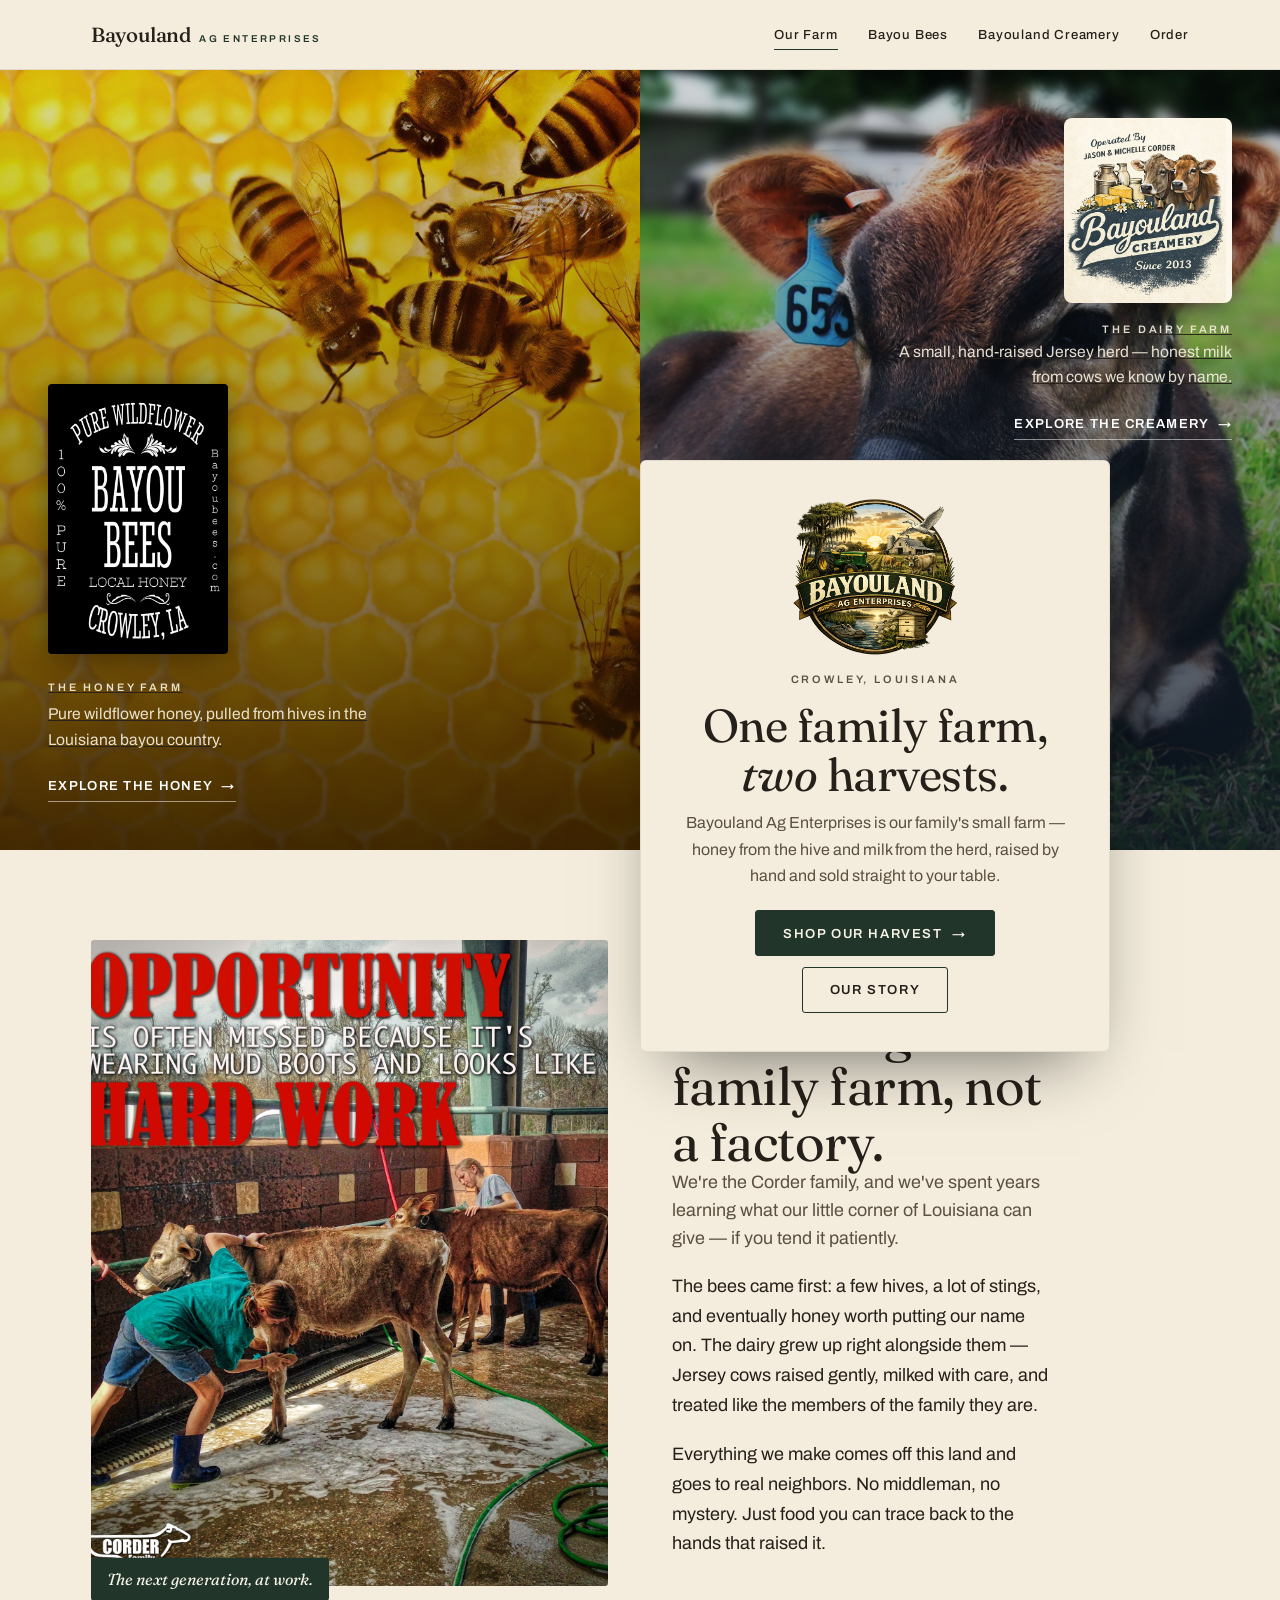
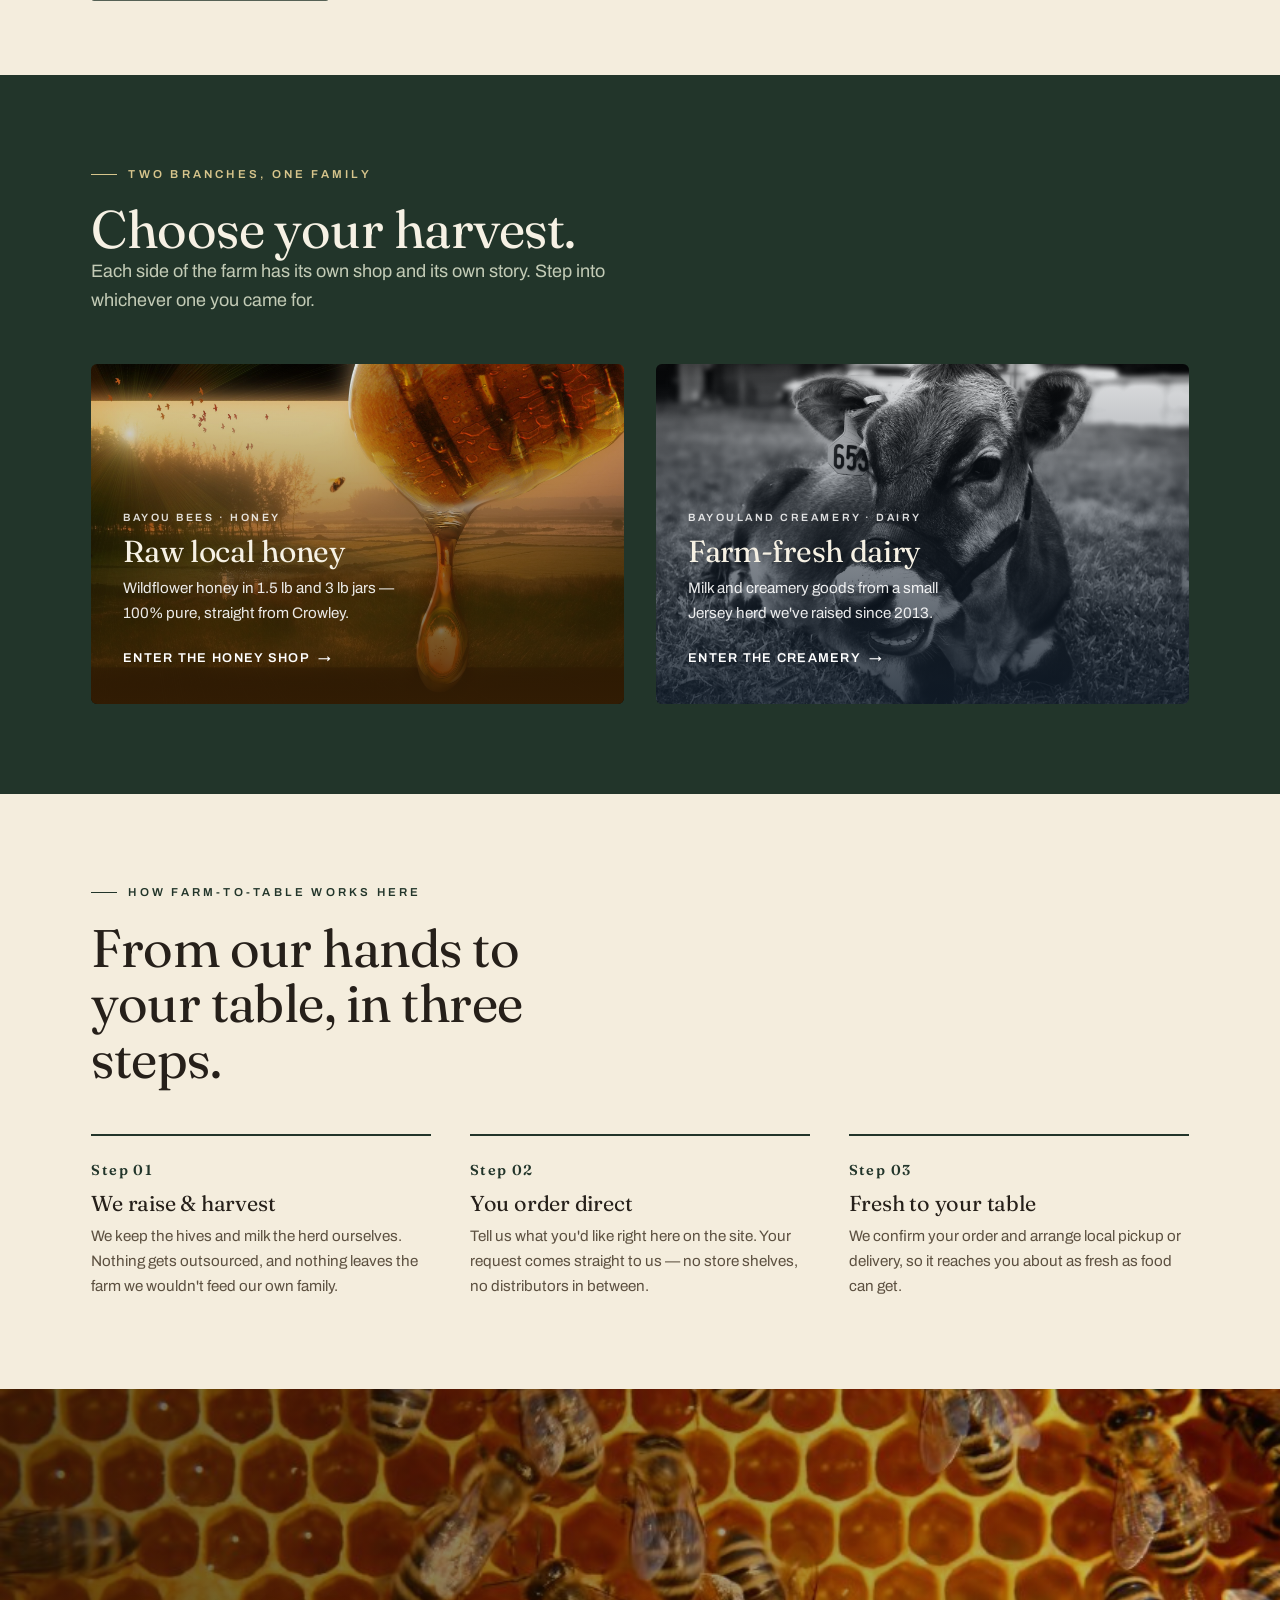
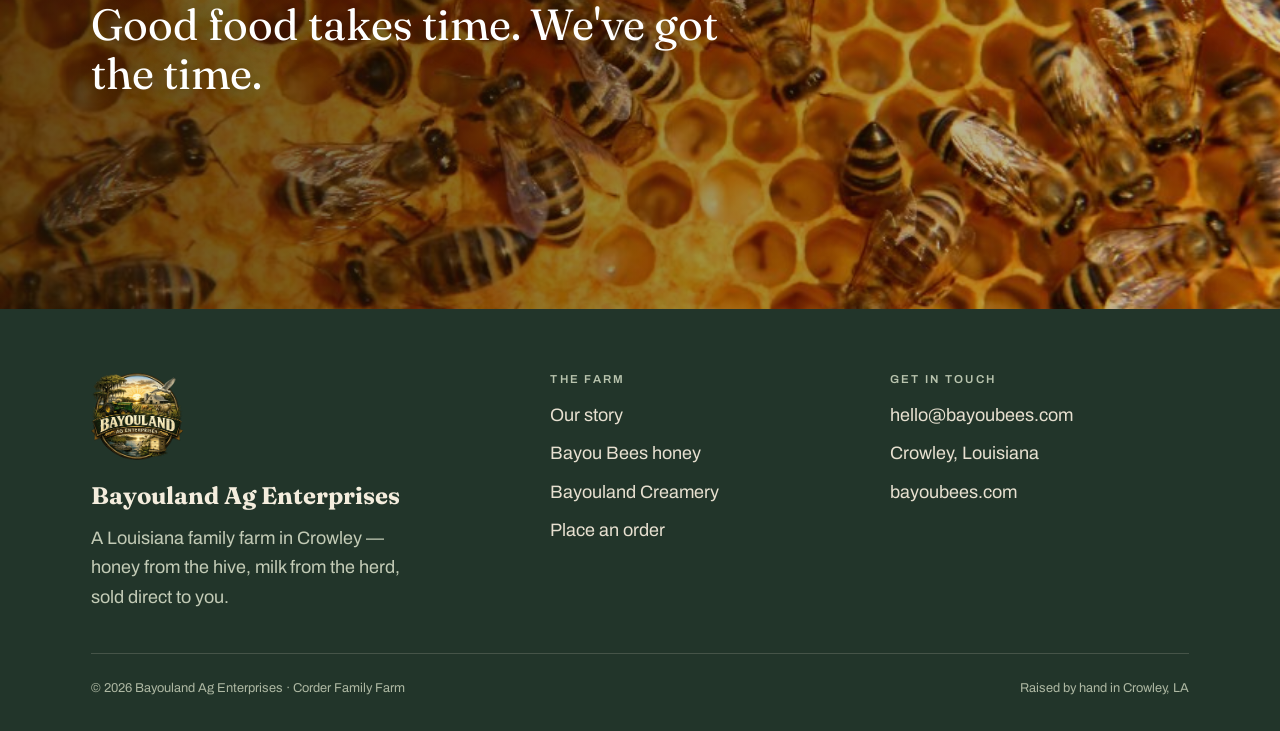
<file: index.html>
<!DOCTYPE html>
<html lang="en">
<head>
<meta charset="UTF-8" />
<meta name="viewport" content="width=device-width, initial-scale=1" />
<title>Bayouland Ag Enterprises — A Louisiana Family Farm</title>
<meta name="description" content="One family farm in Crowley, Louisiana, two harvests: Bayou Bees pure wildflower honey and Bayouland Creamery dairy. Raised by hand, sold direct to your table." />
<link rel="icon" href="data:image/svg+xml,%3Csvg xmlns='http://www.w3.org/2000/svg' viewBox='0 0 32 32'%3E%3Cpath d='M16 3l11 6.5v13L16 29 5 22.5v-13z' fill='%23B26A0E'/%3E%3Cpath d='M16 10l5 3v6l-5 3-5-3v-6z' fill='%23F4EDDD'/%3E%3C/svg%3E" />
<link rel="preconnect" href="https://fonts.googleapis.com" />
<link rel="preconnect" href="https://fonts.gstatic.com" crossorigin />
<link href="https://fonts.googleapis.com/css2?family=Fraunces:ital,opsz,wght@0,9..144,300..600;1,9..144,300..500&family=Archivo:wght@400;500;600;700&display=swap" rel="stylesheet" />
<link rel="stylesheet" href="styles.css" />
</head>
<body>
<a class="skip" href="#main">Skip to content</a>

<header class="site-head">
  <div class="wrap">
    <a class="brand" href="index.html">
      <b>Bayouland</b><span class="tag">Ag&nbsp;Enterprises</span>
    </a>
    <button class="nav-toggle" aria-expanded="false" aria-controls="nav">Menu</button>
    <nav class="nav" id="nav" aria-label="Primary">
      <a href="index.html" aria-current="page">Our Farm</a>
      <a href="honey.html">Bayou Bees</a>
      <a href="dairy.html">Bayouland Creamery</a>
      <a href="#branches">Order</a>
    </nav>
  </div>
</header>

<main id="main">

  <!-- SIGNATURE: diptych hero -->
  <section class="diptych" aria-label="Our two farms">
    <a class="dip dip--honey" href="honey.html" aria-label="Explore Bayou Bees honey">
      <div class="dip__img"><img src="assets/honey-comb-wide.jpg" alt="Honeybees working a golden comb" /></div>
      <div class="dip__inner">
        <img class="dip__logo" src="assets/logo-bayoubees.jpg" alt="Bayou Bees pure wildflower honey" />
        <span class="k">The Honey Farm</span>
        <p>Pure wildflower honey, pulled from hives in the Louisiana bayou country.</p>
        <span class="dip__link">Explore the honey <span aria-hidden="true">→</span></span>
      </div>
    </a>

    <a class="dip dip--dairy" href="dairy.html" aria-label="Explore Bayouland Creamery dairy">
      <div class="dip__img"><img src="assets/dairy-calf-color.jpg" alt="A young Jersey calf resting in green pasture" /></div>
      <div class="dip__inner">
        <img class="dip__logo" src="assets/logo-creamery.jpg" alt="Bayouland Creamery, since 2013" />
        <span class="k">The Dairy Farm</span>
        <p>A small, hand-raised Jersey herd — honest milk from cows we know by name.</p>
        <span class="dip__link">Explore the creamery <span aria-hidden="true">→</span></span>
      </div>
    </a>

    <div class="dip-center reveal">
      <img class="dip-center__logo" src="assets/logo-bayouland.png" alt="Bayouland Ag Enterprises — a Louisiana family farm" />
      <span class="k">Crowley, Louisiana</span>
      <h1>One family farm,<br /><span class="amp">two</span> harvests.</h1>
      <p>Bayouland Ag Enterprises is our family's small farm — honey from the hive and milk from the herd, raised by hand and sold straight to your table.</p>
      <div class="cta-row">
        <a class="btn" href="#branches">Shop our harvest <span class="arw" aria-hidden="true">→</span></a>
        <a class="btn btn--ghost" href="#story">Our story</a>
      </div>
    </div>
  </section>

  <!-- STORY -->
  <section class="section" id="story">
    <div class="wrap">
      <div class="split">
        <div class="figure figure--tall reveal">
          <img src="assets/dairy-hardwork.jpg" alt="Two young people washing calves at a livestock wash rack" />
          <span class="cap">The next generation, at work.</span>
        </div>
        <div class="split__body reveal">
          <p class="eyebrow">Our story</p>
          <h2 class="h-lg">A working family farm, not a factory.</h2>
          <p class="lead">We're the Corder family, and we've spent years learning what our little corner of Louisiana can give — if you tend it patiently.</p>
          <p>The bees came first: a few hives, a lot of stings, and eventually honey worth putting our name on. The dairy grew up right alongside them — Jersey cows raised gently, milked with care, and treated like the members of the family they are.</p>
          <p>Everything we make comes off this land and goes to real neighbors. No middleman, no mystery. Just food you can trace back to the hands that raised it.</p>
        </div>
      </div>
    </div>
  </section>

  <!-- BRANCHES -->
  <section class="section band" id="branches">
    <div class="wrap">
      <div style="max-width:52ch; margin-bottom:clamp(2rem,4vw,3rem)">
        <p class="eyebrow">Two branches, one family</p>
        <h2 class="h-lg">Choose your harvest.</h2>
        <p class="muted">Each side of the farm has its own shop and its own story. Step into whichever one you came for.</p>
      </div>
      <div class="branches">
        <a class="branch branch--honey reveal" href="honey.html">
          <img src="assets/honey-fields.jpg" alt="Honey dripping over Louisiana fields at golden hour" />
          <div>
            <span class="branch__k">Bayou Bees · Honey</span>
            <h3>Raw local honey</h3>
            <p>Wildflower honey in 1.5 lb and 3 lb jars — 100% pure, straight from Crowley.</p>
            <span class="go">Enter the honey shop <span aria-hidden="true">→</span></span>
          </div>
        </a>
        <a class="branch branch--dairy reveal" href="dairy.html">
          <img src="assets/dairy-calf-bw.jpg" alt="Portrait of a Jersey calf" />
          <div>
            <span class="branch__k">Bayouland Creamery · Dairy</span>
            <h3>Farm-fresh dairy</h3>
            <p>Milk and creamery goods from a small Jersey herd we've raised since 2013.</p>
            <span class="go">Enter the creamery <span aria-hidden="true">→</span></span>
          </div>
        </a>
      </div>
    </div>
  </section>

  <!-- FARM TO TABLE PROCESS (a real sequence → numbers are earned) -->
  <section class="section">
    <div class="wrap">
      <div style="max-width:50ch; margin-bottom:clamp(2rem,4vw,3rem)">
        <p class="eyebrow">How farm-to-table works here</p>
        <h2 class="h-lg">From our hands to your table, in three steps.</h2>
      </div>
      <div class="steps">
        <div class="step reveal">
          <span class="num">Step 01</span>
          <h3>We raise &amp; harvest</h3>
          <p>We keep the hives and milk the herd ourselves. Nothing gets outsourced, and nothing leaves the farm we wouldn't feed our own family.</p>
        </div>
        <div class="step reveal">
          <span class="num">Step 02</span>
          <h3>You order direct</h3>
          <p>Tell us what you'd like right here on the site. Your request comes straight to us — no store shelves, no distributors in between.</p>
        </div>
        <div class="step reveal">
          <span class="num">Step 03</span>
          <h3>Fresh to your table</h3>
          <p>We confirm your order and arrange local pickup or delivery, so it reaches you about as fresh as food can get.</p>
        </div>
      </div>
    </div>
  </section>

  <!-- CLOSING IMAGE -->
  <section class="bleed tint-honey">
    <img src="assets/honey-bees-comb.jpg" alt="Close-up of bees on honeycomb" />
    <div class="overlay">
      <div class="wrap">
        <p class="q">Good food takes time. We've got the time.</p>
      </div>
    </div>
  </section>

</main>

<footer class="site-foot">
  <div class="wrap">
    <div class="foot-grid">
      <div class="fbrand">
        <img class="fbrand__logo" src="assets/logo-bayouland-sm.png" alt="Bayouland Ag Enterprises" />
        <b>Bayouland Ag Enterprises</b>
        <p style="color:#C3CBB6; max-width:34ch">A Louisiana family farm in Crowley — honey from the hive, milk from the herd, sold direct to you.</p>
      </div>
      <div>
        <h4>The Farm</h4>
        <ul>
          <li><a href="index.html">Our story</a></li>
          <li><a href="honey.html">Bayou Bees honey</a></li>
          <li><a href="dairy.html">Bayouland Creamery</a></li>
          <li><a href="#branches">Place an order</a></li>
        </ul>
      </div>
      <div>
        <h4>Get in touch</h4>
        <ul>
          <li><a href="mailto:hello@example.com">hello@bayoubees.com</a></li>
          <li>Crowley, Louisiana</li>
          <li><a href="https://bayoubees.com">bayoubees.com</a></li>
        </ul>
      </div>
    </div>
    <div class="foot-bottom">
      <span>© <span id="year">2026</span> Bayouland Ag Enterprises · Corder Family Farm</span>
      <span>Raised by hand in Crowley, LA</span>
    </div>
  </div>
</footer>

<script src="site.js"></script>
</body>
</html>
</file>
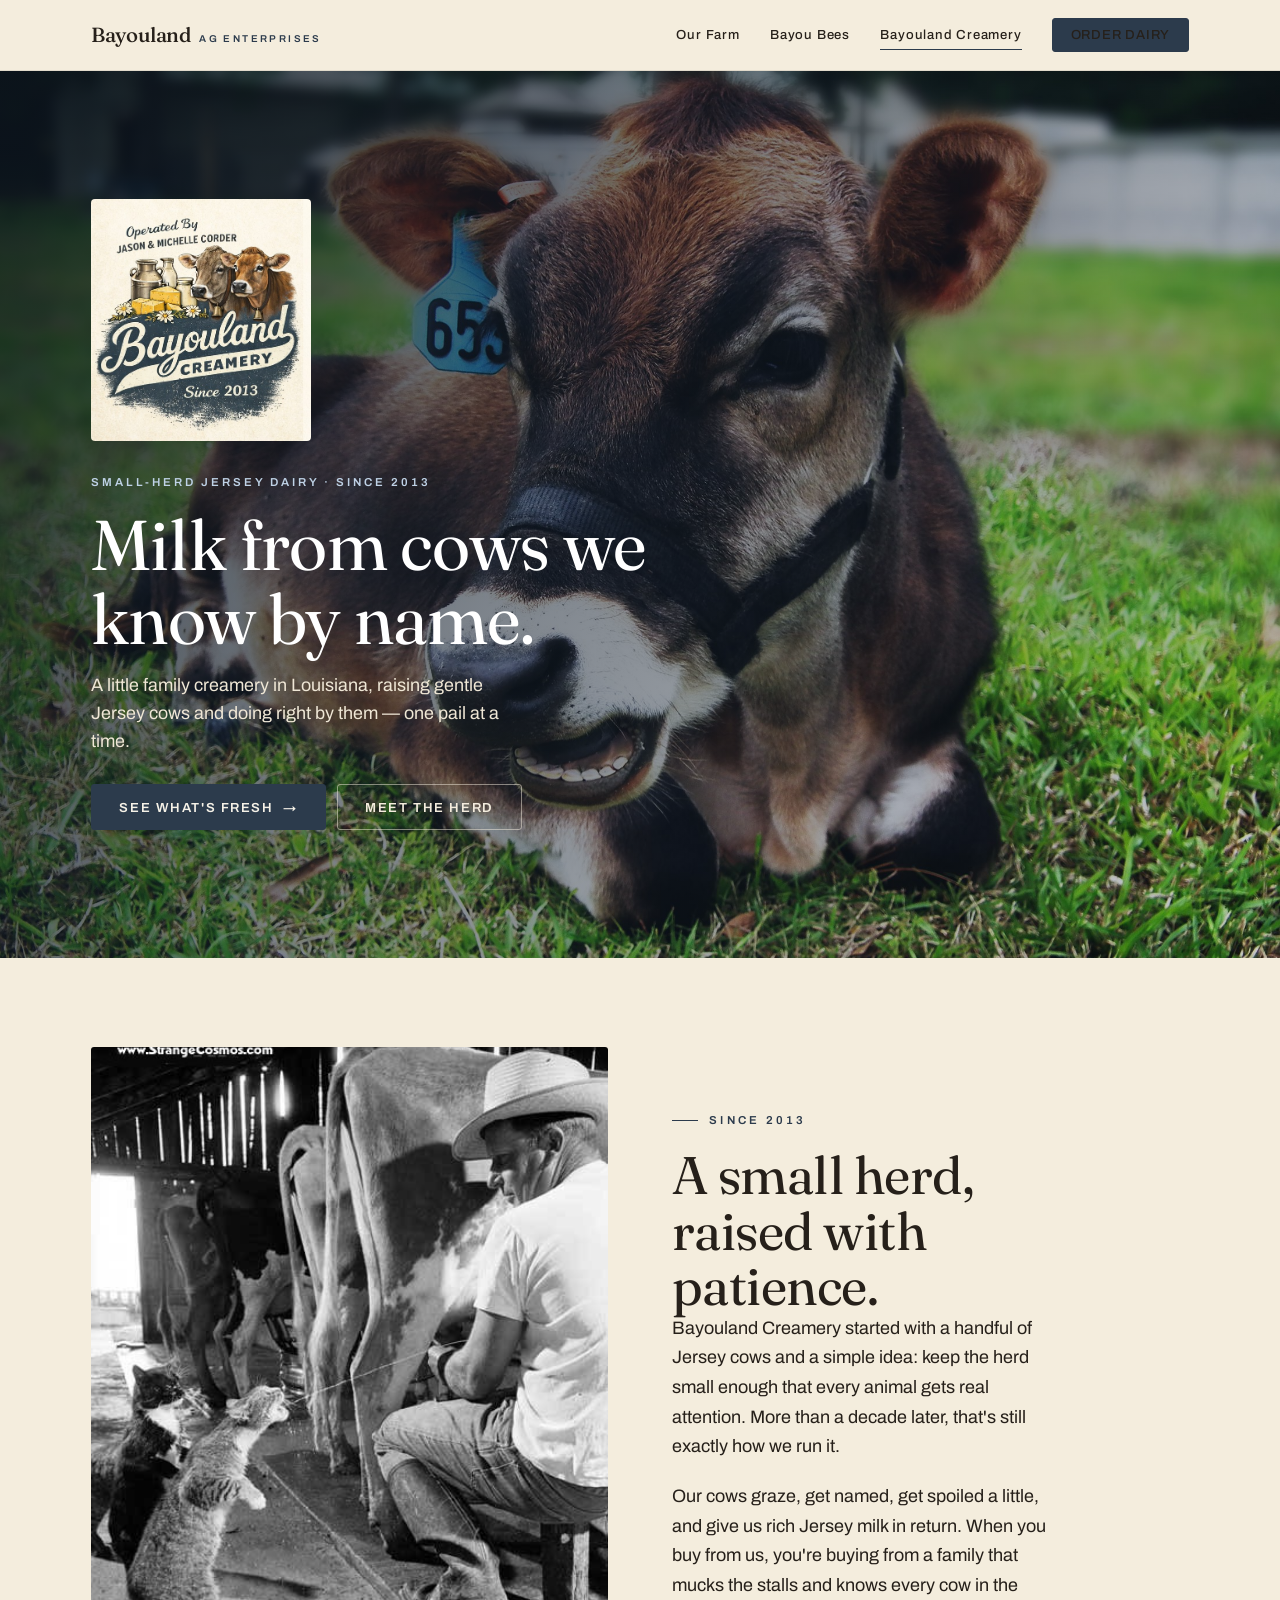
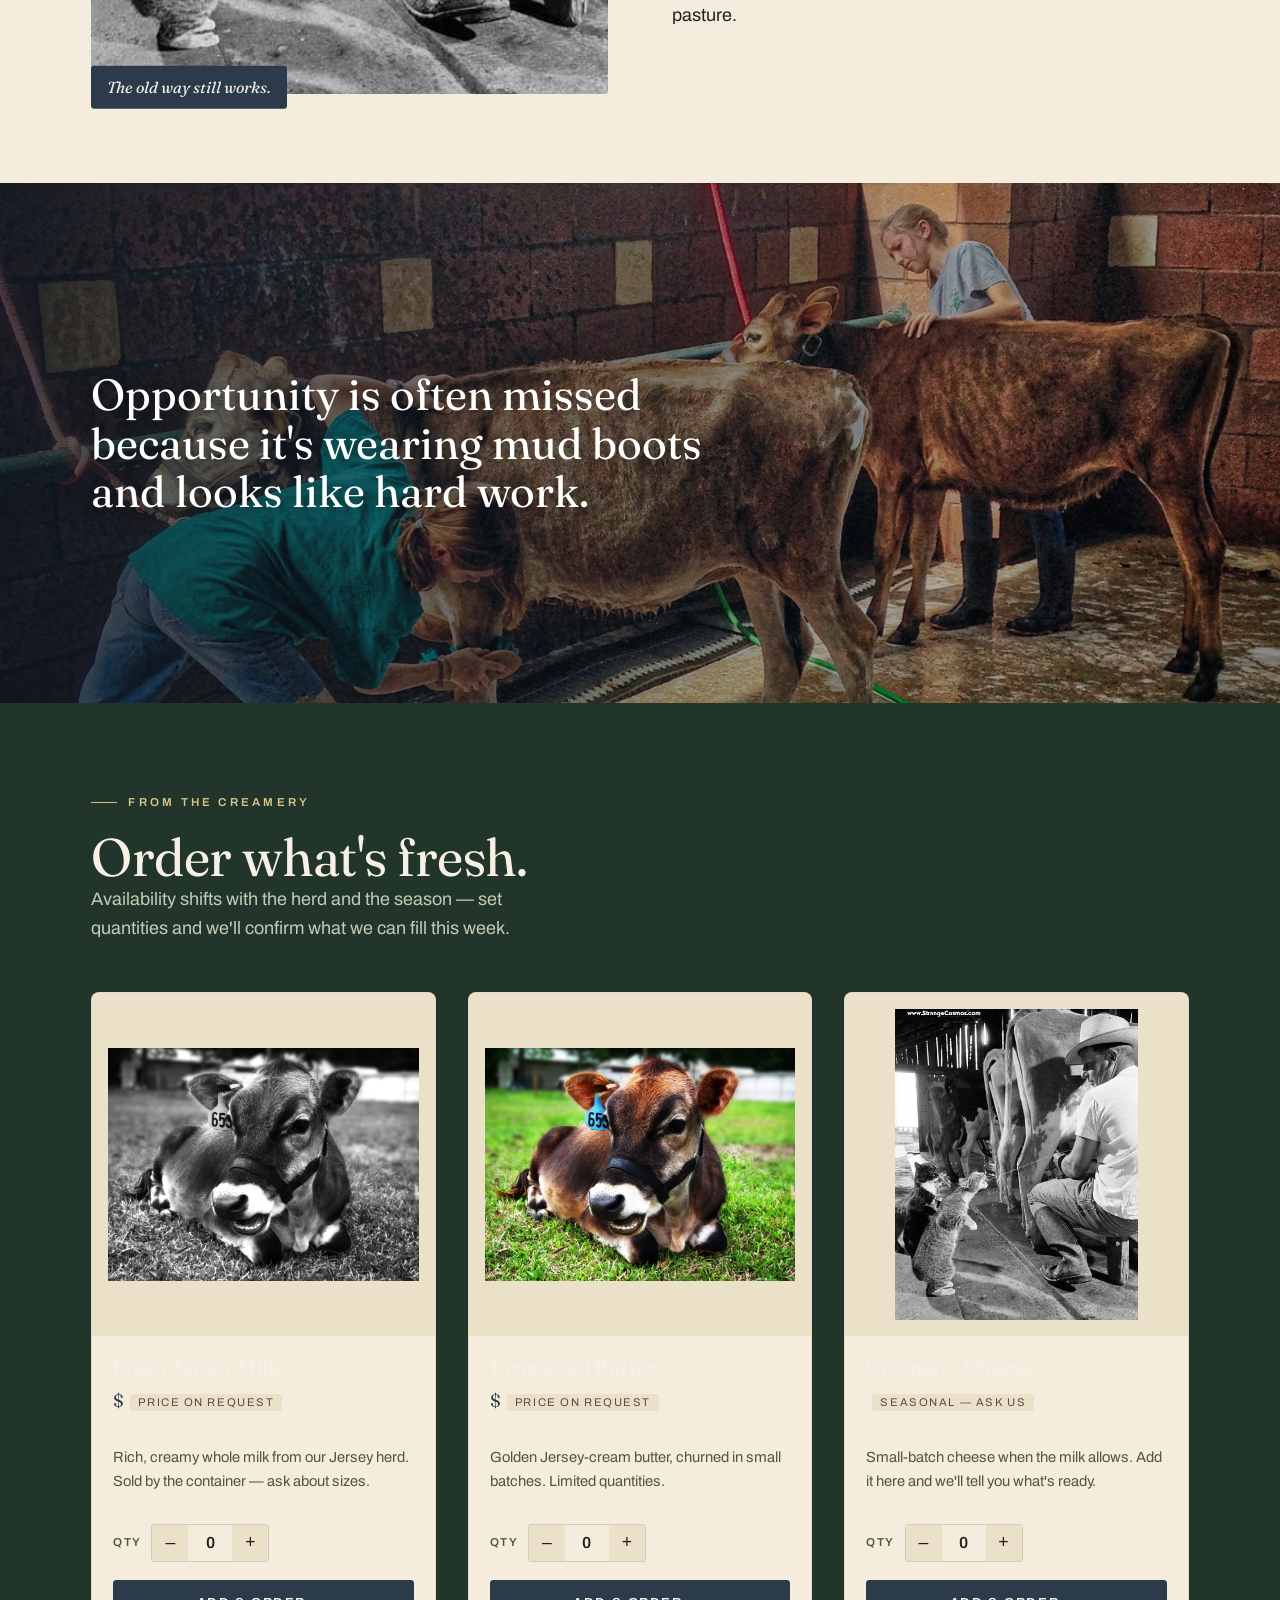
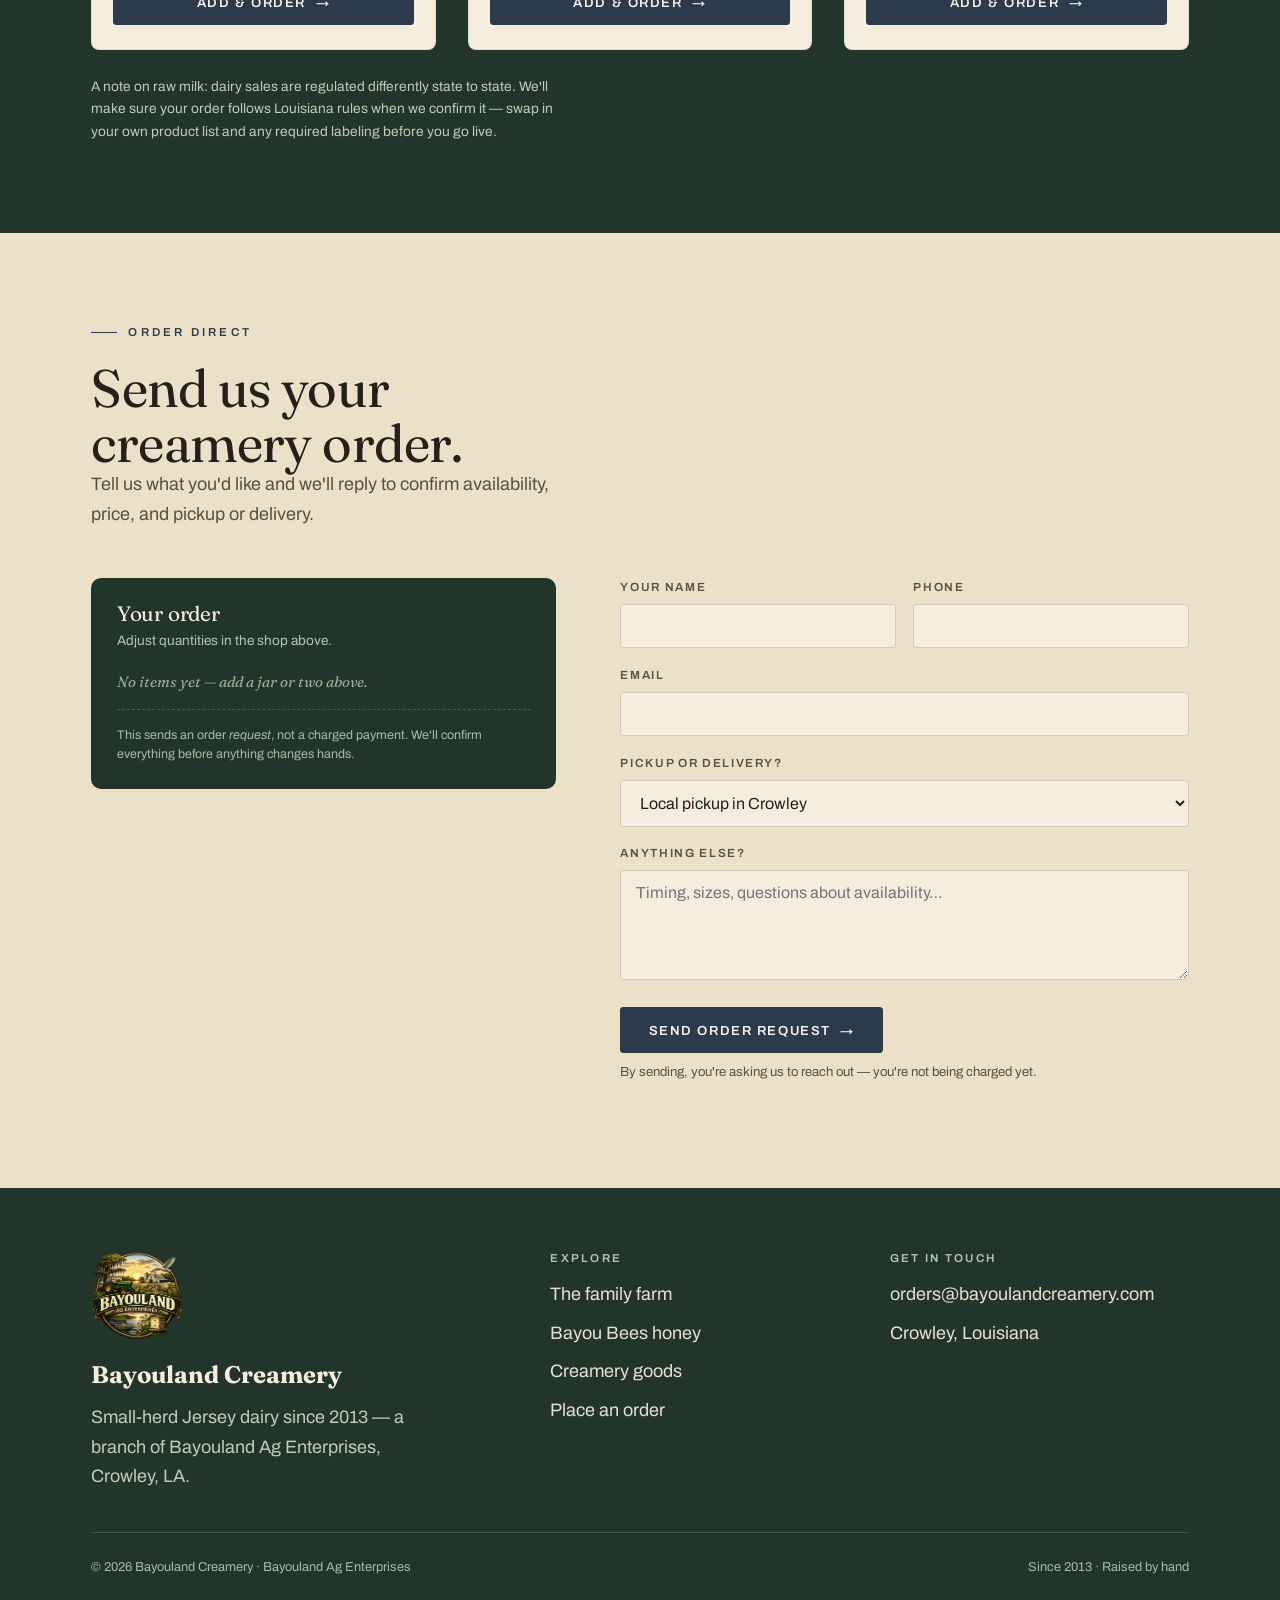
<file: dairy.html>
<!DOCTYPE html>
<html lang="en">
<head>
<meta charset="UTF-8" />
<meta name="viewport" content="width=device-width, initial-scale=1" />
<title>Bayouland Creamery — Small-Herd Jersey Dairy · Since 2013</title>
<meta name="description" content="Bayouland Creamery: farm-fresh dairy from a small, hand-raised Jersey herd in Louisiana. Order direct from the Corder family farm." />
<link rel="icon" href="data:image/svg+xml,%3Csvg xmlns='http://www.w3.org/2000/svg' viewBox='0 0 32 32'%3E%3Crect width='32' height='32' rx='6' fill='%232C3B4C'/%3E%3Cpath d='M9 12c0-3 3-5 7-5s7 2 7 5v6c0 4-3 7-7 7s-7-3-7-7z' fill='%23F4EDDD'/%3E%3Ccircle cx='13' cy='15' r='1.4' fill='%232C3B4C'/%3E%3Ccircle cx='19' cy='15' r='1.4' fill='%232C3B4C'/%3E%3C/svg%3E" />
<link rel="preconnect" href="https://fonts.googleapis.com" />
<link rel="preconnect" href="https://fonts.gstatic.com" crossorigin />
<link href="https://fonts.googleapis.com/css2?family=Fraunces:ital,opsz,wght@0,9..144,300..600;1,9..144,300..500&family=Archivo:wght@400;500;600;700&display=swap" rel="stylesheet" />
<link rel="stylesheet" href="styles.css" />
</head>
<body class="theme-dairy">
<a class="skip" href="#main">Skip to content</a>

<header class="site-head">
  <div class="wrap">
    <a class="brand" href="index.html"><b>Bayouland</b><span class="tag">Ag&nbsp;Enterprises</span></a>
    <button class="nav-toggle" aria-expanded="false" aria-controls="nav">Menu</button>
    <nav class="nav" id="nav" aria-label="Primary">
      <a href="index.html">Our Farm</a>
      <a href="honey.html">Bayou Bees</a>
      <a href="dairy.html" aria-current="page">Bayouland Creamery</a>
      <a href="#order" class="btn">Order dairy</a>
    </nav>
  </div>
</header>

<main id="main">

  <!-- HERO -->
  <section class="phero phero--dairy">
    <div class="phero__img"><img src="assets/dairy-calf-color.jpg" alt="A young Jersey calf resting in bright green pasture" /></div>
    <div class="phero__scrim"></div>
    <div class="wrap">
      <img class="phero__logo" src="assets/logo-creamery.jpg" alt="Bayouland Creamery — Since 2013" />
      <span class="k">Small-herd Jersey dairy · Since 2013</span>
      <h1>Milk from cows we know by name.</h1>
      <p class="lead">A little family creamery in Louisiana, raising gentle Jersey cows and doing right by them — one pail at a time.</p>
      <div class="cta-row">
        <a class="btn btn--on-dark" href="#shop">See what's fresh <span class="arw" aria-hidden="true">→</span></a>
        <a class="btn btn--ghost btn--on-dark" href="#about">Meet the herd</a>
      </div>
    </div>
  </section>

  <!-- ABOUT -->
  <section class="section" id="about">
    <div class="wrap">
      <div class="split">
        <div class="figure figure--tall reveal">
          <img src="assets/dairy-milking-bw.jpg" alt="Vintage black-and-white photo of a farmer milking cows in a barn" />
          <span class="cap">The old way still works.</span>
        </div>
        <div class="split__body reveal">
          <p class="eyebrow">Since 2013</p>
          <h2 class="h-lg">A small herd, raised with patience.</h2>
          <p>Bayouland Creamery started with a handful of Jersey cows and a simple idea: keep the herd small enough that every animal gets real attention. More than a decade later, that's still exactly how we run it.</p>
          <p>Our cows graze, get named, get spoiled a little, and give us rich Jersey milk in return. When you buy from us, you're buying from a family that mucks the stalls and knows every cow in the pasture.</p>
        </div>
      </div>
    </div>
  </section>

  <!-- QUOTE BLEED (hard work poster is Jason's own) -->
  <section class="bleed tint-dairy">
    <img src="assets/dairy-hardwork.jpg" alt="Young people washing show calves at a wash rack" />
    <div class="overlay">
      <div class="wrap">
        <p class="q">Opportunity is often missed because it's wearing mud boots and looks like hard work.</p>
      </div>
    </div>
  </section>

  <!-- PRODUCTS -->
  <section class="section band" id="shop">
    <div class="wrap">
      <div style="max-width:48ch; margin-bottom:clamp(2rem,4vw,3rem)">
        <p class="eyebrow">From the creamery</p>
        <h2 class="h-lg">Order what's fresh.</h2>
        <p class="muted">Availability shifts with the herd and the season — set quantities and we'll confirm what we can fill this week.</p>
      </div>
      <div class="prod-grid">

        <article class="prod reveal">
          <div class="prod__img"><img src="assets/dairy-calf-bw.jpg" alt="Jersey calf portrait" /></div>
          <div class="prod__body">
            <h3>Fresh Jersey Milk</h3>
            <p class="price">$<span class="ph">price on request</span></p>
            <p class="desc">Rich, creamy whole milk from our Jersey herd. Sold by the container — ask about sizes.</p>
            <div class="qty" data-product="milk" data-name="Fresh Jersey Milk" data-unit="container">
              <label>Qty</label>
              <span class="stepper">
                <button type="button" data-act="minus" aria-label="Decrease quantity">–</button>
                <input type="number" value="0" min="0" max="99" aria-label="Milk quantity" />
                <button type="button" data-act="plus" aria-label="Increase quantity">+</button>
              </span>
            </div>
            <a class="btn" href="#order" data-add="milk" style="margin-top:.6rem; justify-content:center">Add &amp; order <span class="arw" aria-hidden="true">→</span></a>
          </div>
        </article>

        <article class="prod reveal">
          <div class="prod__img"><img src="assets/dairy-calf-color.jpg" alt="Jersey calf in pasture" /></div>
          <div class="prod__body">
            <h3>Farmstead Butter</h3>
            <p class="price">$<span class="ph">price on request</span></p>
            <p class="desc">Golden Jersey-cream butter, churned in small batches. Limited quantities.</p>
            <div class="qty" data-product="butter" data-name="Farmstead Butter" data-unit="each">
              <label>Qty</label>
              <span class="stepper">
                <button type="button" data-act="minus" aria-label="Decrease quantity">–</button>
                <input type="number" value="0" min="0" max="99" aria-label="Butter quantity" />
                <button type="button" data-act="plus" aria-label="Increase quantity">+</button>
              </span>
            </div>
            <a class="btn" href="#order" data-add="butter" style="margin-top:.6rem; justify-content:center">Add &amp; order <span class="arw" aria-hidden="true">→</span></a>
          </div>
        </article>

        <article class="prod reveal">
          <div class="prod__img"><img src="assets/dairy-milking-bw.jpg" alt="Milking by hand in the barn" /></div>
          <div class="prod__body">
            <h3>Creamery Cheese</h3>
            <p class="price"><span class="ph">seasonal — ask us</span></p>
            <p class="desc">Small-batch cheese when the milk allows. Add it here and we'll tell you what's ready.</p>
            <div class="qty" data-product="cheese" data-name="Creamery Cheese" data-unit="seasonal">
              <label>Qty</label>
              <span class="stepper">
                <button type="button" data-act="minus" aria-label="Decrease quantity">–</button>
                <input type="number" value="0" min="0" max="99" aria-label="Cheese quantity" />
                <button type="button" data-act="plus" aria-label="Increase quantity">+</button>
              </span>
            </div>
            <a class="btn" href="#order" data-add="cheese" style="margin-top:.6rem; justify-content:center">Add &amp; order <span class="arw" aria-hidden="true">→</span></a>
          </div>
        </article>

      </div>
      <p class="muted" style="margin-top:1.6rem; font-size:.86rem; max-width:60ch">
        A note on raw milk: dairy sales are regulated differently state to state. We'll make sure your order follows Louisiana rules when we confirm it — swap in your own product list and any required labeling before you go live.
      </p>
    </div>
  </section>

  <!-- ORDER -->
  <section class="section order" id="order">
    <div class="wrap">
      <div style="max-width:48ch; margin-bottom:clamp(2rem,4vw,3rem)">
        <p class="eyebrow">Order direct</p>
        <h2 class="h-lg">Send us your creamery order.</h2>
        <p class="muted">Tell us what you'd like and we'll reply to confirm availability, price, and pickup or delivery.</p>
      </div>

      <div class="order__grid">
        <aside class="summary" aria-label="Your order">
          <h3>Your order</h3>
          <p class="sub">Adjust quantities in the shop above.</p>
          <ul id="summary-list"><li class="empty">No items yet — add something above.</li></ul>
          <p class="note">This sends an order <em>request</em>, not a charged payment. We'll confirm everything before anything changes hands.</p>
        </aside>

        <form id="order-form"
              data-endpoint="https://formspree.io/f/YOUR_FORM_ID"
              data-fallback-email="orders@bayoulandcreamery.com"
              method="POST" novalidate>
          <input type="hidden" name="_subject" value="New Bayouland Creamery order" />
          <input type="hidden" name="order_items" id="order-items" value="" />
          <input type="hidden" name="farm" value="Bayouland Creamery (dairy)" />
          <input type="text" name="_gotcha" tabindex="-1" autocomplete="off" style="position:absolute;left:-9999px" aria-hidden="true" />

          <div class="field-row">
            <div class="field">
              <label for="name">Your name</label>
              <input id="name" name="name" type="text" required autocomplete="name" />
            </div>
            <div class="field">
              <label for="phone">Phone</label>
              <input id="phone" name="phone" type="tel" autocomplete="tel" />
            </div>
          </div>
          <div class="field">
            <label for="email">Email</label>
            <input id="email" name="email" type="email" required autocomplete="email" />
          </div>
          <div class="field">
            <label for="fulfillment">Pickup or delivery?</label>
            <select id="fulfillment" name="fulfillment">
              <option>Local pickup in Crowley</option>
              <option>Local delivery (if available)</option>
              <option>Not sure — let's talk</option>
            </select>
          </div>
          <div class="field">
            <label for="notes">Anything else?</label>
            <textarea id="notes" name="notes" placeholder="Timing, sizes, questions about availability…"></textarea>
          </div>
          <button class="btn" type="submit">Send order request <span class="arw" aria-hidden="true">→</span></button>
          <p class="form-note">By sending, you're asking us to reach out — you're not being charged yet.</p>
          <p class="form-status" id="form-status" role="status" aria-live="polite"></p>
        </form>
      </div>
    </div>
  </section>

</main>

<footer class="site-foot">
  <div class="wrap">
    <div class="foot-grid">
      <div class="fbrand">
        <img class="fbrand__logo" src="assets/logo-bayouland-sm.png" alt="Bayouland Ag Enterprises" />
        <b>Bayouland Creamery</b>
        <p style="color:#C3CBB6; max-width:34ch">Small-herd Jersey dairy since 2013 — a branch of Bayouland Ag Enterprises, Crowley, LA.</p>
      </div>
      <div>
        <h4>Explore</h4>
        <ul>
          <li><a href="index.html">The family farm</a></li>
          <li><a href="honey.html">Bayou Bees honey</a></li>
          <li><a href="#shop">Creamery goods</a></li>
          <li><a href="#order">Place an order</a></li>
        </ul>
      </div>
      <div>
        <h4>Get in touch</h4>
        <ul>
          <li><a href="mailto:orders@bayoulandcreamery.com">orders@bayoulandcreamery.com</a></li>
          <li>Crowley, Louisiana</li>
        </ul>
      </div>
    </div>
    <div class="foot-bottom">
      <span>© <span id="year">2026</span> Bayouland Creamery · Bayouland Ag Enterprises</span>
      <span>Since 2013 · Raised by hand</span>
    </div>
  </div>
</footer>

<script src="site.js"></script>
</body>
</html>
</file>
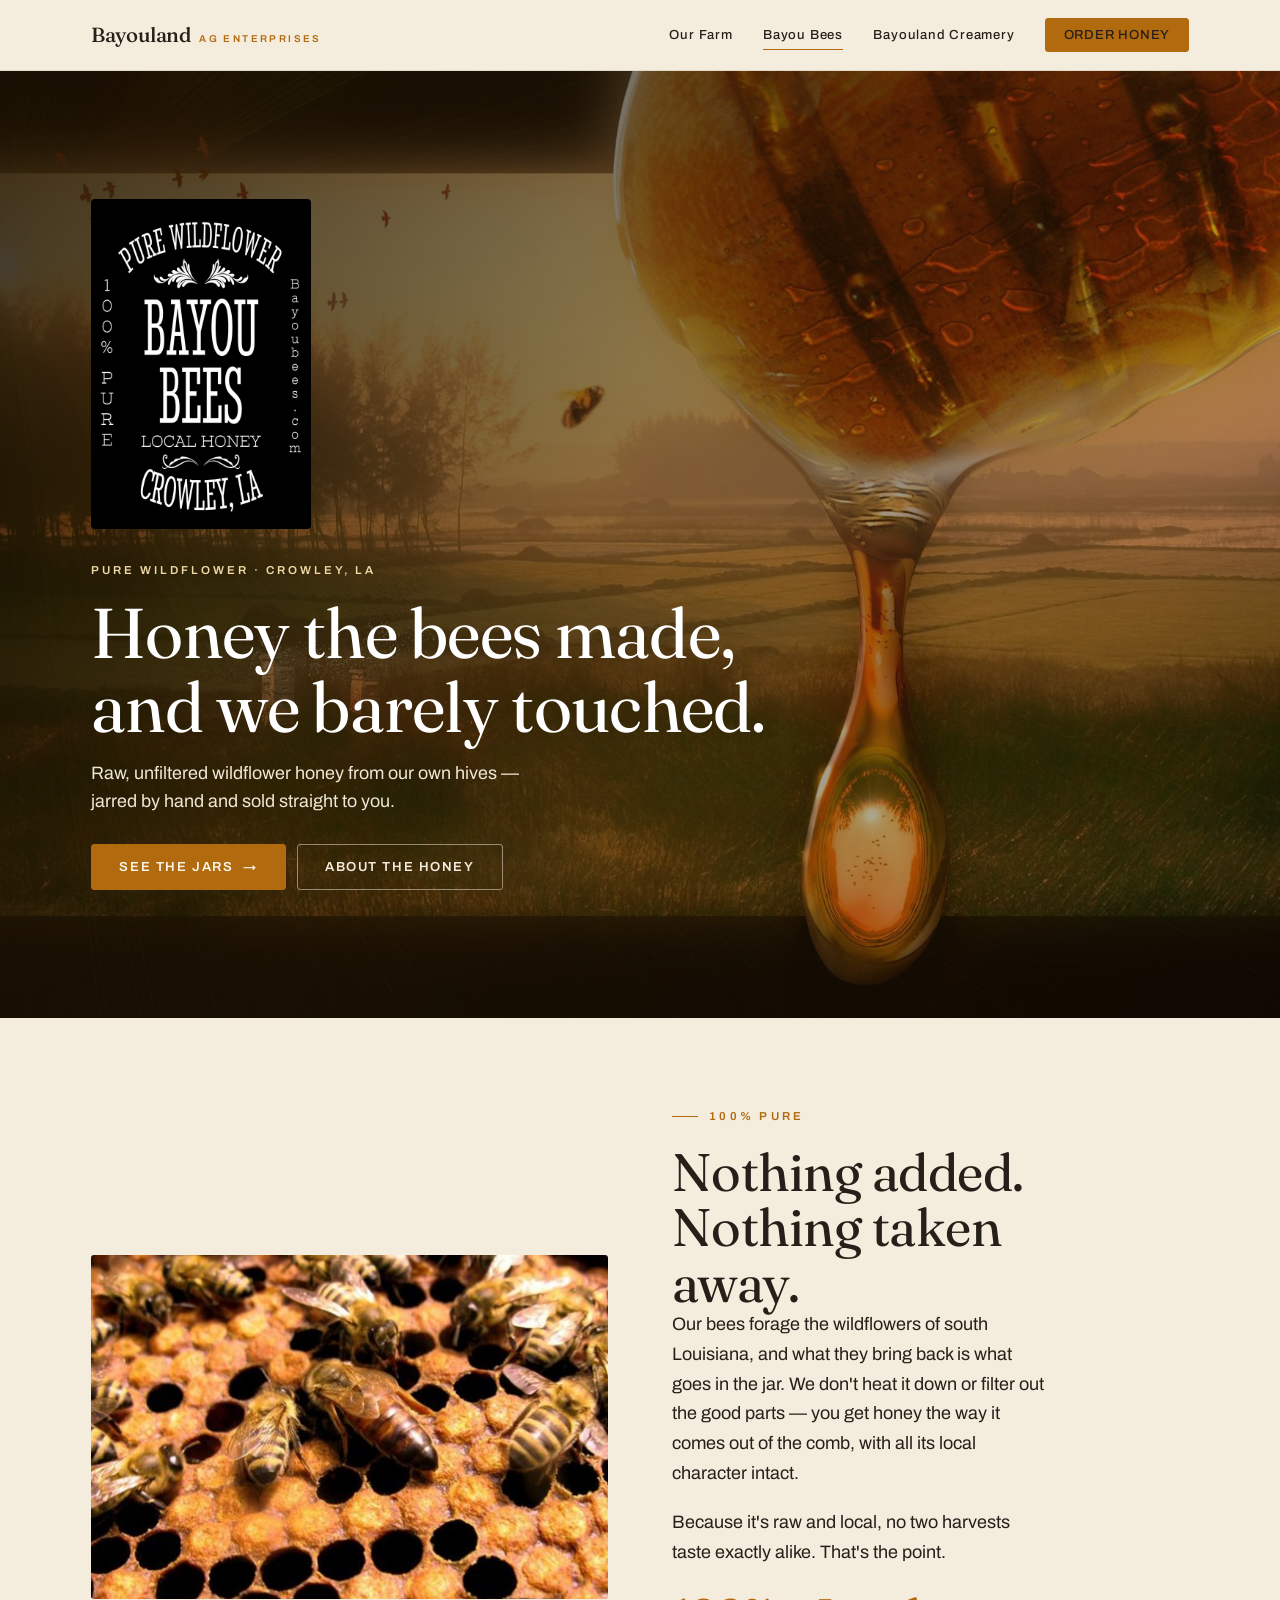
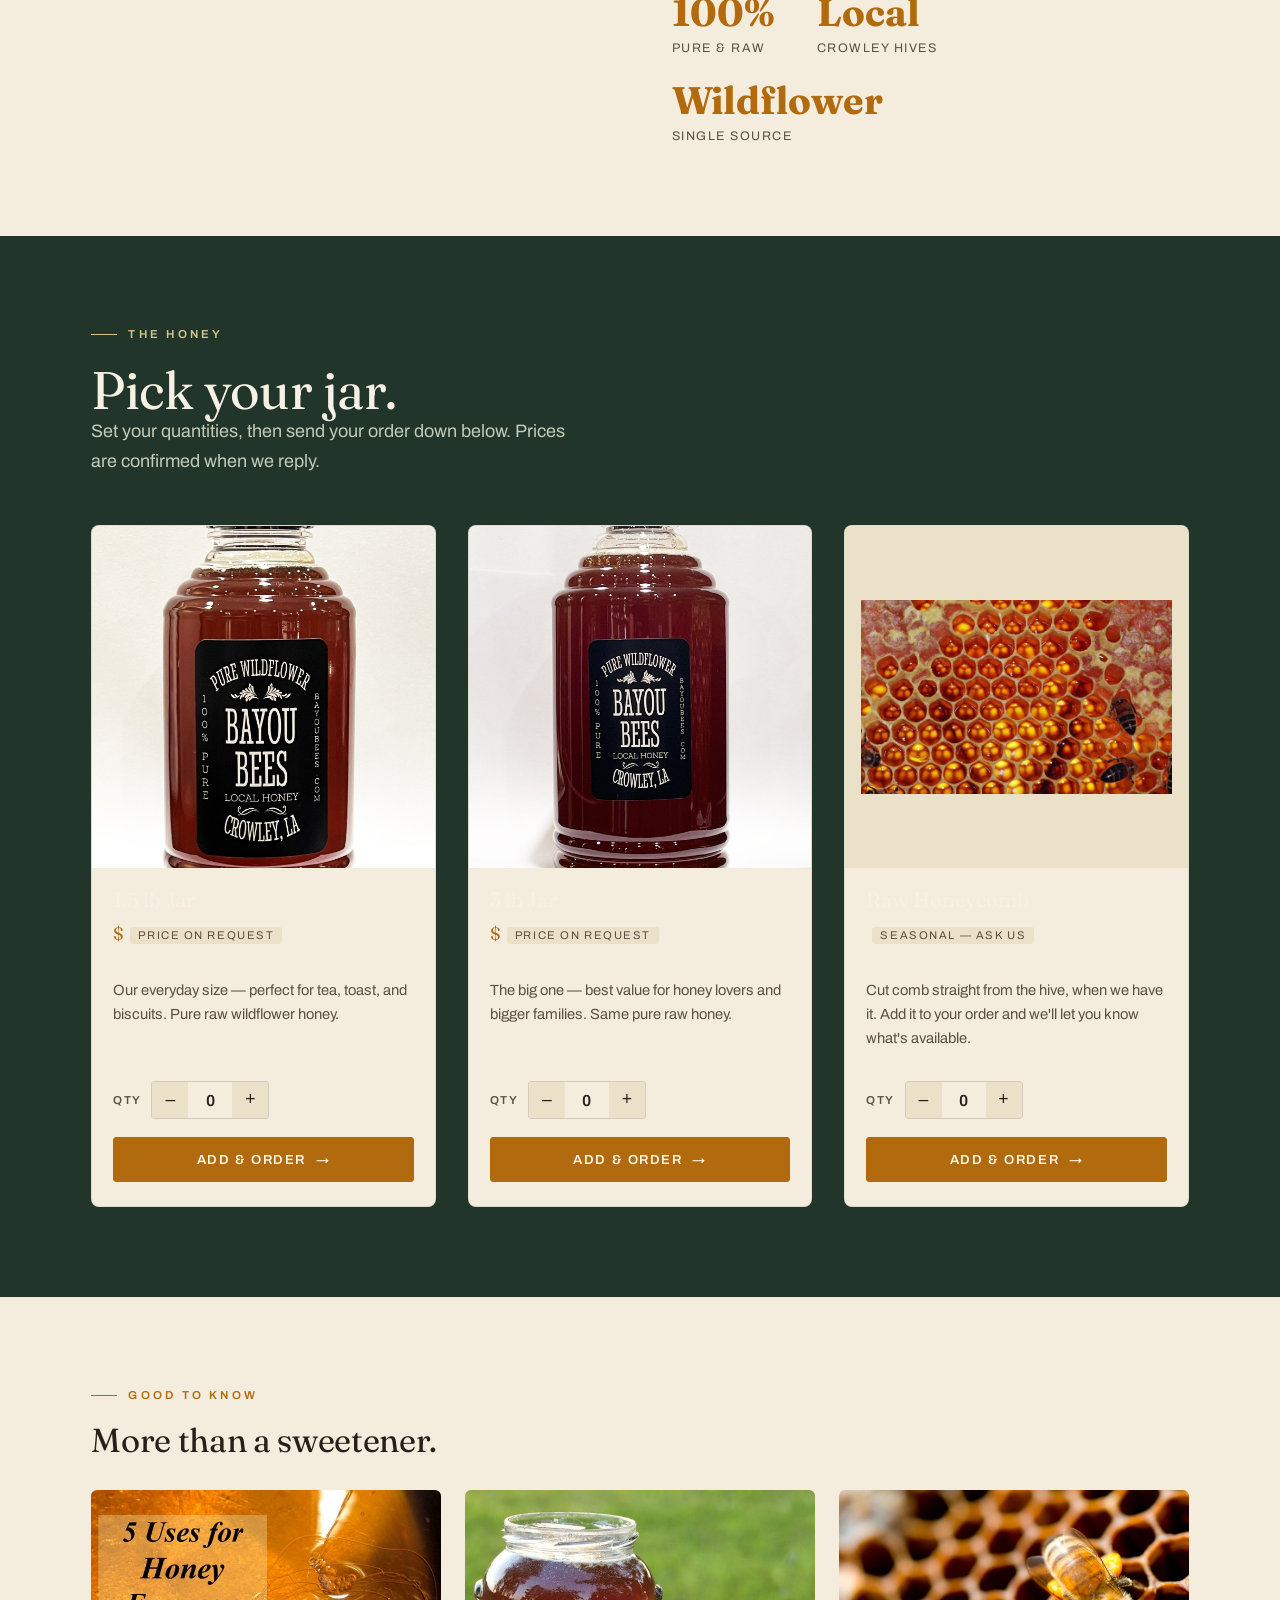
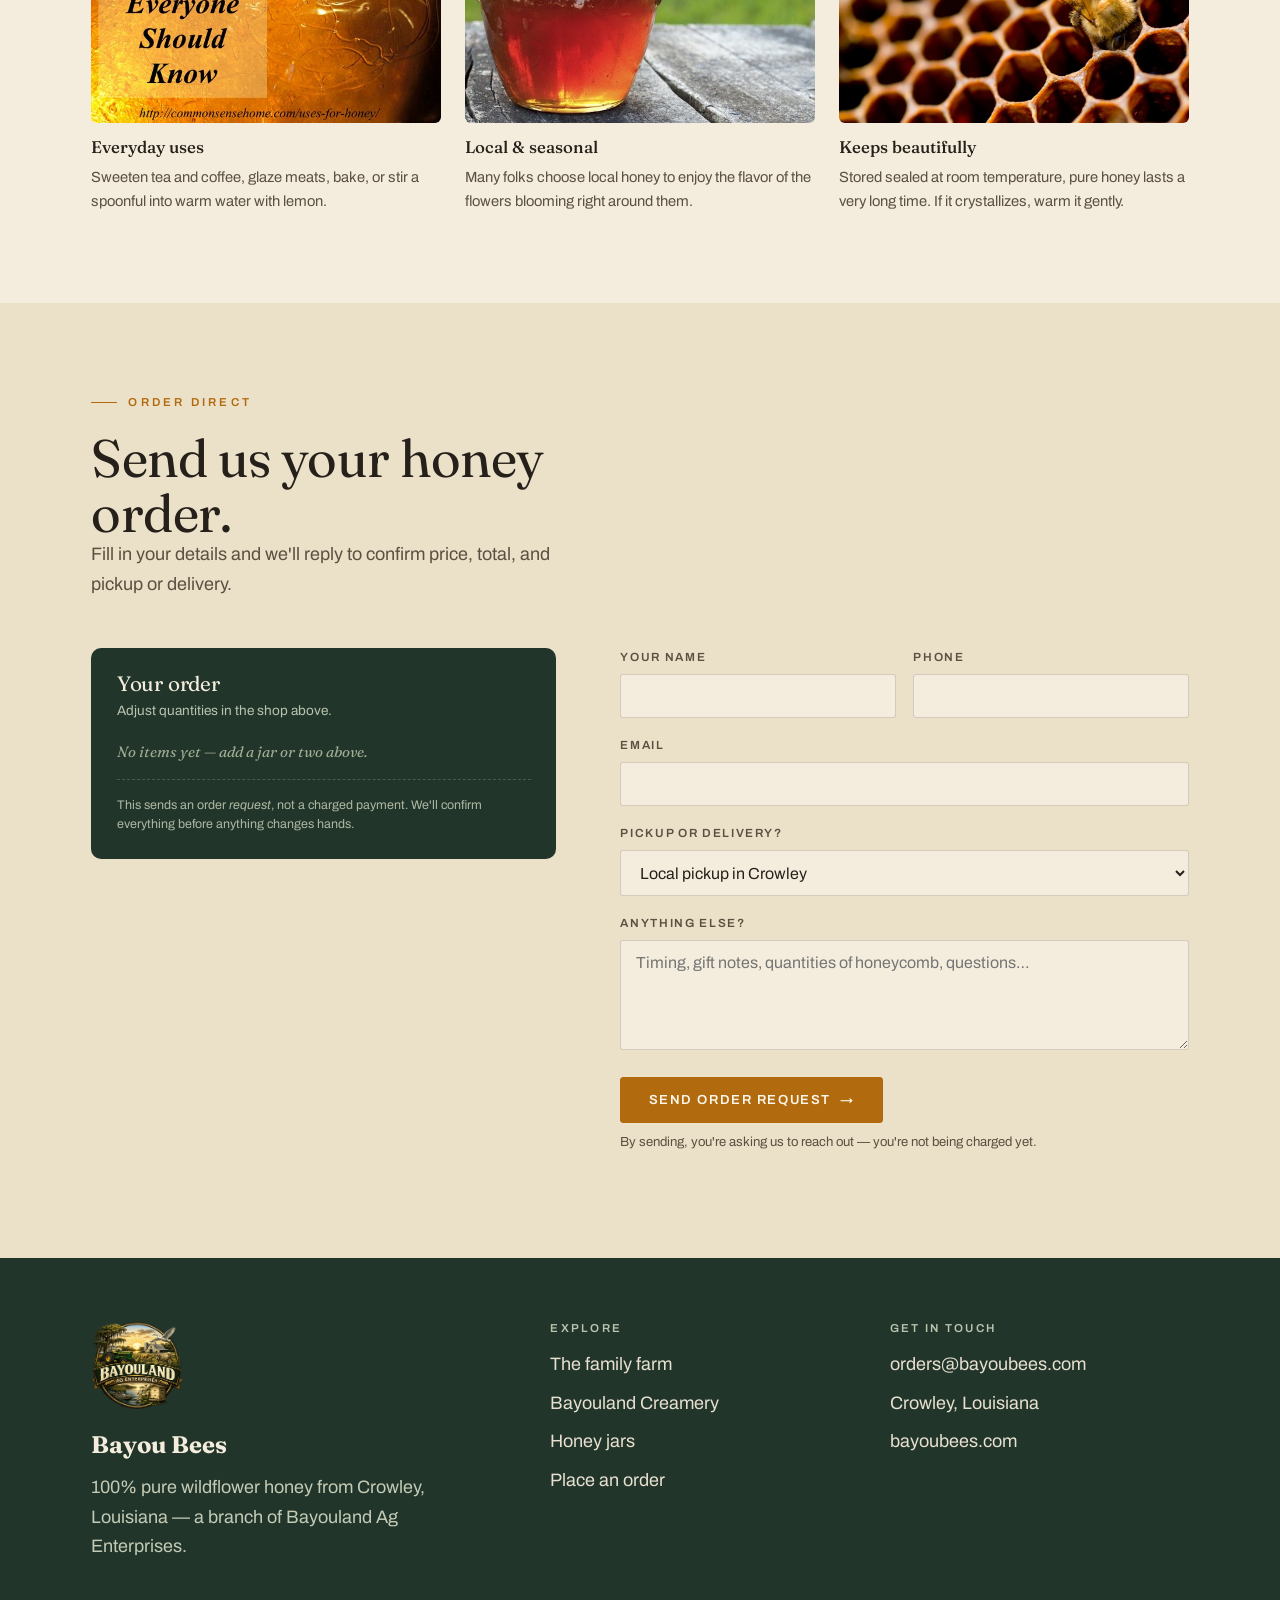
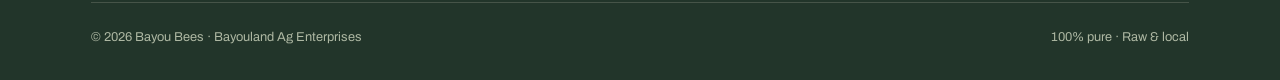
<file: honey.html>
<!DOCTYPE html>
<html lang="en">
<head>
<meta charset="UTF-8" />
<meta name="viewport" content="width=device-width, initial-scale=1" />
<title>Bayou Bees — Pure Wildflower Honey · Crowley, LA</title>
<meta name="description" content="Bayou Bees: 100% pure raw wildflower honey from Crowley, Louisiana. Order 1.5 lb and 3 lb jars direct from the family farm." />
<link rel="icon" href="data:image/svg+xml,%3Csvg xmlns='http://www.w3.org/2000/svg' viewBox='0 0 32 32'%3E%3Cpath d='M16 3l11 6.5v13L16 29 5 22.5v-13z' fill='%23B26A0E'/%3E%3Cpath d='M16 10l5 3v6l-5 3-5-3v-6z' fill='%23F4EDDD'/%3E%3C/svg%3E" />
<link rel="preconnect" href="https://fonts.googleapis.com" />
<link rel="preconnect" href="https://fonts.gstatic.com" crossorigin />
<link href="https://fonts.googleapis.com/css2?family=Fraunces:ital,opsz,wght@0,9..144,300..600;1,9..144,300..500&family=Archivo:wght@400;500;600;700&display=swap" rel="stylesheet" />
<link rel="stylesheet" href="styles.css" />
</head>
<body class="theme-honey">
<a class="skip" href="#main">Skip to content</a>

<header class="site-head">
  <div class="wrap">
    <a class="brand" href="index.html"><b>Bayouland</b><span class="tag">Ag&nbsp;Enterprises</span></a>
    <button class="nav-toggle" aria-expanded="false" aria-controls="nav">Menu</button>
    <nav class="nav" id="nav" aria-label="Primary">
      <a href="index.html">Our Farm</a>
      <a href="honey.html" aria-current="page">Bayou Bees</a>
      <a href="dairy.html">Bayouland Creamery</a>
      <a href="#order" class="btn">Order honey</a>
    </nav>
  </div>
</header>

<main id="main">

  <!-- HERO -->
  <section class="phero phero--honey">
    <div class="phero__img"><img src="assets/honey-fields.jpg" alt="A drop of honey over Louisiana fields at sunrise" /></div>
    <div class="phero__scrim"></div>
    <div class="wrap">
      <img class="phero__logo" src="assets/logo-bayoubees.jpg" alt="Bayou Bees — Pure Wildflower, 100% Pure, Crowley LA" />
      <span class="k">Pure wildflower · Crowley, LA</span>
      <h1>Honey the bees made, and we barely touched.</h1>
      <p class="lead">Raw, unfiltered wildflower honey from our own hives — jarred by hand and sold straight to you.</p>
      <div class="cta-row">
        <a class="btn btn--on-dark" href="#shop">See the jars <span class="arw" aria-hidden="true">→</span></a>
        <a class="btn btn--ghost btn--on-dark" href="#about">About the honey</a>
      </div>
    </div>
  </section>

  <!-- ABOUT -->
  <section class="section" id="about">
    <div class="wrap">
      <div class="split reverse">
        <div class="figure figure--wide reveal">
          <img src="assets/honey-queen.jpg" alt="A queen bee among workers on the comb" />
        </div>
        <div class="split__body reveal">
          <p class="eyebrow">100% Pure</p>
          <h2 class="h-lg">Nothing added. Nothing taken away.</h2>
          <p>Our bees forage the wildflowers of south Louisiana, and what they bring back is what goes in the jar. We don't heat it down or filter out the good parts — you get honey the way it comes out of the comb, with all its local character intact.</p>
          <p>Because it's raw and local, no two harvests taste exactly alike. That's the point.</p>
          <div class="facts" style="margin-top:1.6rem">
            <div class="fact"><b>100%</b><span>Pure &amp; raw</span></div>
            <div class="fact"><b>Local</b><span>Crowley hives</span></div>
            <div class="fact"><b>Wildflower</b><span>Single source</span></div>
          </div>
        </div>
      </div>
    </div>
  </section>

  <!-- PRODUCTS -->
  <section class="section band" id="shop">
    <div class="wrap">
      <div style="max-width:48ch; margin-bottom:clamp(2rem,4vw,3rem)">
        <p class="eyebrow">The honey</p>
        <h2 class="h-lg">Pick your jar.</h2>
        <p class="muted">Set your quantities, then send your order down below. Prices are confirmed when we reply.</p>
      </div>
      <div class="prod-grid">

        <article class="prod prod--photo reveal">
          <div class="prod__img"><img src="assets/product-honey-1-5lb.jpg" alt="1.5 pound jar of Bayou Bees wildflower honey" /></div>
          <div class="prod__body">
            <h3>1.5 lb Jar</h3>
            <p class="price">$<span class="ph">price on request</span></p>
            <p class="desc">Our everyday size — perfect for tea, toast, and biscuits. Pure raw wildflower honey.</p>
            <div class="qty" data-product="honey-1_5" data-name="1.5 lb Honey Jar" data-unit="1.5 lb">
              <label>Qty</label>
              <span class="stepper">
                <button type="button" data-act="minus" aria-label="Decrease quantity">–</button>
                <input type="number" value="0" min="0" max="99" aria-label="1.5 lb jar quantity" />
                <button type="button" data-act="plus" aria-label="Increase quantity">+</button>
              </span>
            </div>
            <a class="btn" href="#order" data-add="honey-1_5" style="margin-top:.6rem; justify-content:center">Add &amp; order <span class="arw" aria-hidden="true">→</span></a>
          </div>
        </article>

        <article class="prod prod--photo reveal">
          <div class="prod__img"><img src="assets/product-honey-3lb.jpg" alt="3 pound jar of Bayou Bees wildflower honey" /></div>
          <div class="prod__body">
            <h3>3 lb Jar</h3>
            <p class="price">$<span class="ph">price on request</span></p>
            <p class="desc">The big one — best value for honey lovers and bigger families. Same pure raw honey.</p>
            <div class="qty" data-product="honey-3" data-name="3 lb Honey Jar" data-unit="3 lb">
              <label>Qty</label>
              <span class="stepper">
                <button type="button" data-act="minus" aria-label="Decrease quantity">–</button>
                <input type="number" value="0" min="0" max="99" aria-label="3 lb jar quantity" />
                <button type="button" data-act="plus" aria-label="Increase quantity">+</button>
              </span>
            </div>
            <a class="btn" href="#order" data-add="honey-3" style="margin-top:.6rem; justify-content:center">Add &amp; order <span class="arw" aria-hidden="true">→</span></a>
          </div>
        </article>

        <article class="prod reveal">
          <div class="prod__img"><img src="assets/honey-cells.jpg" alt="Capped honeycomb" /></div>
          <div class="prod__body">
            <h3>Raw Honeycomb</h3>
            <p class="price"><span class="ph">seasonal — ask us</span></p>
            <p class="desc">Cut comb straight from the hive, when we have it. Add it to your order and we'll let you know what's available.</p>
            <div class="qty" data-product="honey-comb" data-name="Raw Honeycomb" data-unit="seasonal">
              <label>Qty</label>
              <span class="stepper">
                <button type="button" data-act="minus" aria-label="Decrease quantity">–</button>
                <input type="number" value="0" min="0" max="99" aria-label="Honeycomb quantity" />
                <button type="button" data-act="plus" aria-label="Increase quantity">+</button>
              </span>
            </div>
            <a class="btn" href="#order" data-add="honey-comb" style="margin-top:.6rem; justify-content:center">Add &amp; order <span class="arw" aria-hidden="true">→</span></a>
          </div>
        </article>

      </div>
    </div>
  </section>

  <!-- USES STRIP (real content Jason supplied) -->
  <section class="section">
    <div class="wrap">
      <div style="max-width:46ch; margin-bottom:2rem">
        <p class="eyebrow">Good to know</p>
        <h2 class="h-md">More than a sweetener.</h2>
      </div>
      <div class="strip">
        <figure class="reveal">
          <img src="assets/honey-uses.jpg" alt="Honey pouring" />
          <figcaption><b>Everyday uses</b>Sweeten tea and coffee, glaze meats, bake, or stir a spoonful into warm water with lemon.</figcaption>
        </figure>
        <figure class="reveal">
          <img src="assets/honey-jar-wood.jpg" alt="Jar of honey on a wood table" />
          <figcaption><b>Local &amp; seasonal</b>Many folks choose local honey to enjoy the flavor of the flowers blooming right around them.</figcaption>
        </figure>
        <figure class="reveal">
          <img src="assets/honey-bee-macro.jpg" alt="A single honeybee on comb" />
          <figcaption><b>Keeps beautifully</b>Stored sealed at room temperature, pure honey lasts a very long time. If it crystallizes, warm it gently.</figcaption>
        </figure>
      </div>
    </div>
  </section>

  <!-- ORDER -->
  <section class="section order" id="order">
    <div class="wrap">
      <div style="max-width:48ch; margin-bottom:clamp(2rem,4vw,3rem)">
        <p class="eyebrow">Order direct</p>
        <h2 class="h-lg">Send us your honey order.</h2>
        <p class="muted">Fill in your details and we'll reply to confirm price, total, and pickup or delivery.</p>
      </div>

      <div class="order__grid">
        <!-- summary -->
        <aside class="summary" aria-label="Your order">
          <h3>Your order</h3>
          <p class="sub">Adjust quantities in the shop above.</p>
          <ul id="summary-list"><li class="empty">No items yet — add a jar or two above.</li></ul>
          <p class="note">This sends an order <em>request</em>, not a charged payment. We'll confirm everything before anything changes hands.</p>
        </aside>

        <!-- form -->
        <form id="order-form"
              data-endpoint="https://formspree.io/f/YOUR_FORM_ID"
              data-fallback-email="orders@bayoubees.com"
              method="POST" novalidate>
          <input type="hidden" name="_subject" value="New Bayou Bees honey order" />
          <input type="hidden" name="order_items" id="order-items" value="" />
          <input type="hidden" name="farm" value="Bayou Bees (honey)" />
          <!-- honeypot -->
          <input type="text" name="_gotcha" tabindex="-1" autocomplete="off" style="position:absolute;left:-9999px" aria-hidden="true" />

          <div class="field-row">
            <div class="field">
              <label for="name">Your name</label>
              <input id="name" name="name" type="text" required autocomplete="name" />
            </div>
            <div class="field">
              <label for="phone">Phone</label>
              <input id="phone" name="phone" type="tel" autocomplete="tel" />
            </div>
          </div>
          <div class="field">
            <label for="email">Email</label>
            <input id="email" name="email" type="email" required autocomplete="email" />
          </div>
          <div class="field">
            <label for="fulfillment">Pickup or delivery?</label>
            <select id="fulfillment" name="fulfillment">
              <option>Local pickup in Crowley</option>
              <option>Local delivery (if available)</option>
              <option>Not sure — let's talk</option>
            </select>
          </div>
          <div class="field">
            <label for="notes">Anything else?</label>
            <textarea id="notes" name="notes" placeholder="Timing, gift notes, quantities of honeycomb, questions…"></textarea>
          </div>
          <button class="btn" type="submit">Send order request <span class="arw" aria-hidden="true">→</span></button>
          <p class="form-note">By sending, you're asking us to reach out — you're not being charged yet.</p>
          <p class="form-status" id="form-status" role="status" aria-live="polite"></p>
        </form>
      </div>
    </div>
  </section>

</main>

<footer class="site-foot">
  <div class="wrap">
    <div class="foot-grid">
      <div class="fbrand">
        <img class="fbrand__logo" src="assets/logo-bayouland-sm.png" alt="Bayouland Ag Enterprises" />
        <b>Bayou Bees</b>
        <p style="color:#C3CBB6; max-width:34ch">100% pure wildflower honey from Crowley, Louisiana — a branch of Bayouland Ag Enterprises.</p>
      </div>
      <div>
        <h4>Explore</h4>
        <ul>
          <li><a href="index.html">The family farm</a></li>
          <li><a href="dairy.html">Bayouland Creamery</a></li>
          <li><a href="#shop">Honey jars</a></li>
          <li><a href="#order">Place an order</a></li>
        </ul>
      </div>
      <div>
        <h4>Get in touch</h4>
        <ul>
          <li><a href="mailto:orders@bayoubees.com">orders@bayoubees.com</a></li>
          <li>Crowley, Louisiana</li>
          <li><a href="https://bayoubees.com">bayoubees.com</a></li>
        </ul>
      </div>
    </div>
    <div class="foot-bottom">
      <span>© <span id="year">2026</span> Bayou Bees · Bayouland Ag Enterprises</span>
      <span>100% pure · Raw &amp; local</span>
    </div>
  </div>
</footer>

<script src="site.js"></script>
</body>
</html>
</file>
<file: styles.css>
/* =========================================================================
   BAYOULAND AG ENTERPRISES — shared design system
   Grounded in the farm: rice-cream paper, deep bayou-cypress green anchor,
   and two brand accents pulled from the labels (honey amber / creamery navy).
   The accent color always tells you which branch you're in.
   ========================================================================= */

:root{
  /* palette */
  --paper:      #F4EDDD;   /* warm rice cream */
  --paper-2:    #EBE1C9;   /* deeper cream for alternating sections/cards */
  --ink:        #26201A;   /* warm near-black text */
  --ink-soft:   #5C5040;   /* muted brown for secondary text */
  --bayou:      #22352A;   /* deep cypress green — anchor, footers, dark bands */
  --bayou-2:    #2F4636;
  --honey:      #B26A0E;   /* deep amber, from the jar */
  --honey-lit:  #D98A1E;
  --creamery:   #2C3B4C;   /* slate navy, from the creamery logo */
  --creamery-lit:#3E566B;
  --line:       rgba(38,32,26,.16);
  --line-soft:  rgba(38,32,26,.09);

  /* the "current branch" accent — overridden per page */
  --accent:     var(--bayou);
  --accent-lit: var(--bayou-2);
  --on-accent:  #F7F2E6;

  /* type */
  --display: "Fraunces", Georgia, "Times New Roman", serif;
  --body:    "Archivo", "Helvetica Neue", Arial, sans-serif;

  --maxw: 1200px;
  --gutter: clamp(1.25rem, 4vw, 3.5rem);
  --radius: 3px;
}

/* per-page theme hooks (set on <body>) */
.theme-honey  { --accent: var(--honey);    --accent-lit: var(--honey-lit);    --on-accent:#FBF6EA; }
.theme-dairy  { --accent: var(--creamery); --accent-lit: var(--creamery-lit); --on-accent:#F5F1E7; }

/* ---------- reset / base ---------- */
*,*::before,*::after{ box-sizing:border-box; }
html{ scroll-behavior:smooth; -webkit-text-size-adjust:100%; }
@media (prefers-reduced-motion: reduce){ html{ scroll-behavior:auto; } }
body{
  margin:0;
  background:var(--paper);
  color:var(--ink);
  font-family:var(--body);
  font-size:clamp(1rem,.55vw + .9rem,1.125rem);
  line-height:1.65;
  font-weight:400;
  -webkit-font-smoothing:antialiased;
  text-rendering:optimizeLegibility;
}
img{ max-width:100%; display:block; }
a{ color:inherit; }
h1,h2,h3,h4{
  font-family:var(--display);
  font-weight:400;
  font-optical-sizing:auto;
  line-height:1.05;
  letter-spacing:-.01em;
  margin:0;
}
p{ margin:0 0 1.1em; }
p:last-child{ margin-bottom:0; }

/* ---------- shared layout ---------- */
.wrap{ max-width:var(--maxw); margin-inline:auto; padding-inline:var(--gutter); }
.section{ padding-block:clamp(3.5rem,7vw,6.5rem); }
.section--tight{ padding-block:clamp(2.5rem,5vw,4rem); }

.eyebrow{
  font-family:var(--body);
  font-size:.72rem;
  font-weight:600;
  letter-spacing:.28em;
  text-transform:uppercase;
  color:var(--accent);
  margin:0 0 1.1rem;
  display:flex; align-items:center; gap:.7rem;
}
.eyebrow::before{
  content:""; width:26px; height:1px; background:var(--accent); display:inline-block;
}
.eyebrow.is-centered{ justify-content:center; }

.h-xl{ font-size:clamp(2.4rem,6vw,4.6rem); }
.h-lg{ font-size:clamp(2rem,4.4vw,3.3rem); }
.h-md{ font-size:clamp(1.5rem,2.6vw,2.1rem); }
.lead{ font-size:clamp(1.12rem,1.4vw,1.35rem); color:var(--ink-soft); line-height:1.55; }
.muted{ color:var(--ink-soft); }

/* ---------- buttons ---------- */
.btn{
  --b: var(--accent);
  display:inline-flex; align-items:center; gap:.6rem;
  font-family:var(--body); font-weight:600; font-size:.82rem;
  letter-spacing:.12em; text-transform:uppercase; text-decoration:none;
  padding:.95rem 1.7rem; border-radius:var(--radius);
  border:1.5px solid var(--b); background:var(--b); color:var(--on-accent);
  cursor:pointer; transition:transform .18s ease, background .18s ease, color .18s ease, box-shadow .18s ease;
  line-height:1;
}
.btn:hover{ background:var(--accent-lit); border-color:var(--accent-lit); transform:translateY(-2px); box-shadow:0 10px 24px -12px rgba(0,0,0,.5); }
.btn--ghost{ background:transparent; color:var(--ink); }
.btn--ghost:hover{ background:var(--ink); color:var(--paper); border-color:var(--ink); }
.btn--on-dark{ color:var(--on-accent); }
.btn--on-dark.btn--ghost{ color:#f3ecdd; border-color:rgba(243,236,221,.5); }
.btn--on-dark.btn--ghost:hover{ background:#f3ecdd; color:var(--bayou); border-color:#f3ecdd; }
.btn .arw{ transition:transform .18s ease; }
.btn:hover .arw{ transform:translateX(3px); }

/* ---------- header ---------- */
.site-head{
  position:sticky; top:0; z-index:60;
  background:color-mix(in srgb, var(--paper) 88%, transparent);
  backdrop-filter:saturate(1.2) blur(8px);
  border-bottom:1px solid var(--line-soft);
  transition:padding .25s ease, background .25s ease;
}
.site-head .wrap{ display:flex; align-items:center; justify-content:space-between; gap:1.5rem; padding-block:1.1rem; transition:padding .25s ease; }
.site-head.shrink .wrap{ padding-block:.6rem; }
.brand{ text-decoration:none; display:flex; align-items:baseline; gap:.55rem; color:var(--ink); }
.brand b{ font-family:var(--display); font-weight:500; font-size:1.28rem; letter-spacing:-.02em; }
.brand .tag{ font-size:.62rem; letter-spacing:.24em; text-transform:uppercase; color:var(--accent); font-weight:600; }
.nav{ display:flex; align-items:center; gap:1.9rem; }
.nav a{ text-decoration:none; font-size:.82rem; letter-spacing:.06em; color:var(--ink); font-weight:500; position:relative; padding-block:.3rem; }
.nav a::after{ content:""; position:absolute; left:0; bottom:0; height:1.5px; width:0; background:var(--accent); transition:width .22s ease; }
.nav a:hover::after, .nav a[aria-current="page"]::after{ width:100%; }
.nav .btn{ padding:.6rem 1.1rem; }
.nav-toggle{ display:none; background:none; border:1px solid var(--line); border-radius:var(--radius); padding:.5rem .7rem; cursor:pointer; font-size:.9rem; color:var(--ink); }

@media (max-width: 860px){
  .nav-toggle{ display:inline-flex; align-items:center; gap:.4rem; }
  .nav{
    position:absolute; top:100%; right:var(--gutter); left:var(--gutter);
    flex-direction:column; align-items:stretch; gap:.2rem;
    background:var(--paper); border:1px solid var(--line); border-radius:6px;
    padding:.6rem; box-shadow:0 24px 48px -20px rgba(0,0,0,.4);
    display:none;
  }
  .nav.open{ display:flex; }
  .nav a{ padding:.7rem .6rem; border-radius:4px; }
  .nav a:hover{ background:var(--paper-2); }
  .nav a::after{ display:none; }
  .nav .btn{ margin-top:.3rem; justify-content:center; }
}

/* ---------- generic media/editorial rows ---------- */
.split{ display:grid; grid-template-columns:1fr 1fr; gap:clamp(2rem,5vw,4.5rem); align-items:center; }
.split.reverse .split__media{ order:2; }
.split__body{ max-width:38ch; }
@media (max-width: 820px){
  .split{ grid-template-columns:1fr; gap:2rem; }
  .split.reverse .split__media{ order:0; }
  .split__body{ max-width:none; }
}
.figure{ position:relative; }
.figure img{ width:100%; height:100%; object-fit:cover; border-radius:var(--radius); }
.figure--tall img{ aspect-ratio:4/5; }
.figure--wide img{ aspect-ratio:3/2; }
.figure .cap{
  position:absolute; left:0; bottom:0; transform:translateY(35%);
  background:var(--accent); color:var(--on-accent);
  font-family:var(--display); font-style:italic; font-size:1rem;
  padding:.5rem 1rem; border-radius:var(--radius);
}

/* ---------- reveal animation ---------- */
.reveal{ opacity:0; transform:translateY(18px); transition:opacity .7s ease, transform .7s ease; }
.reveal.in{ opacity:1; transform:none; }
@media (prefers-reduced-motion: reduce){ .reveal{ opacity:1; transform:none; transition:none; } }

/* ---------- footer ---------- */
.site-foot{ background:var(--bayou); color:#E7E0D0; padding-block:clamp(3rem,5vw,4.5rem) 2rem; }
.site-foot a{ color:#E7E0D0; text-decoration:none; }
.site-foot .foot-grid{ display:grid; grid-template-columns:1.4fr 1fr 1fr; gap:2.5rem; }
.site-foot h4{ font-family:var(--body); font-weight:600; font-size:.72rem; letter-spacing:.2em; text-transform:uppercase; color:#B9C4AE; margin-bottom:1rem; }
.fbrand__logo{ display:block; width:92px; height:auto; margin-bottom:1rem; }
.site-foot .fbrand b{ font-family:var(--display); font-size:1.5rem; color:#F4EDDD; display:block; margin-bottom:.5rem; }
.site-foot ul{ list-style:none; margin:0; padding:0; display:grid; gap:.55rem; }
.site-foot li a:hover{ color:#fff; text-decoration:underline; text-underline-offset:3px; }
.foot-bottom{ margin-top:2.5rem; padding-top:1.5rem; border-top:1px solid rgba(231,224,208,.18); display:flex; flex-wrap:wrap; gap:.6rem 1.5rem; justify-content:space-between; font-size:.8rem; color:#AEB8A3; }
@media (max-width: 720px){ .site-foot .foot-grid{ grid-template-columns:1fr; gap:2rem; } }

/* =========================================================================
   HUB (index) — signature diptych hero
   ========================================================================= */
.diptych{ display:grid; grid-template-columns:1fr 1fr; min-height:min(88vh,780px); position:relative; }
.dip{ position:relative; display:flex; align-items:flex-end; overflow:hidden; padding:clamp(1.5rem,4vw,3rem); isolation:isolate; }
.dip__img{ position:absolute; inset:0; z-index:-2; }
.dip__img img{ width:100%; height:100%; object-fit:cover; transition:transform 1.2s cubic-bezier(.2,.7,.2,1); }
.dip:hover .dip__img img{ transform:scale(1.05); }
.dip::after{ content:""; position:absolute; inset:0; z-index:-1; }
.dip--honey::after{ background:linear-gradient(180deg, rgba(30,18,4,.15) 0%, rgba(60,33,4,.5) 55%, rgba(40,22,2,.86) 100%); }
.dip--dairy::after{ background:linear-gradient(180deg, rgba(10,18,26,.18) 0%, rgba(18,30,44,.5) 55%, rgba(14,24,36,.88) 100%); }
.dip__inner{ color:#F6EFDF; max-width:34ch; }
.dip__inner .k{ font-size:.68rem; letter-spacing:.26em; text-transform:uppercase; font-weight:600; opacity:.9; }
.dip__logo{ width:clamp(120px,15vw,180px); margin-bottom:1.1rem; }
.dip--honey .dip__logo{ filter:drop-shadow(0 4px 14px rgba(0,0,0,.4)); border-radius:4px; }
.dip--dairy .dip__logo{ border-radius:8px; box-shadow:0 10px 26px -8px rgba(0,0,0,.5); width:clamp(120px,14vw,168px); }
.dip__inner h3{ font-size:clamp(1.6rem,2.6vw,2.4rem); color:#fff; margin:.2rem 0 .6rem; }
.dip__inner p{ font-size:.98rem; opacity:.92; margin-bottom:1.1rem; }
.dip__link{ display:inline-flex; align-items:center; gap:.5rem; text-decoration:none; color:#fff; font-weight:600; font-size:.82rem; letter-spacing:.1em; text-transform:uppercase; border-bottom:1.5px solid rgba(255,255,255,.5); padding-bottom:.25rem; transition:gap .2s ease, border-color .2s ease; }
.dip__link:hover{ gap:.85rem; border-color:#fff; }

/* on desktop, place the halves diagonally (honey bottom-left, dairy top-right)
   so both sit clear of the centered medallion */
@media (min-width: 821px){
  .dip--dairy{ align-items:flex-start; justify-content:flex-end; }
  .dip--dairy .dip__inner{ text-align:right; margin-left:auto; }
  .dip--dairy .dip__logo{ margin-left:auto; }
  .dip--dairy .dip__inner .k{ display:block; }
}

/* center medallion bridging the two halves */
.dip-center{
  position:absolute; top:50%; left:50%; transform:translate(-50%,-50%); z-index:5;
  text-align:center; width:min(84vw,470px);
  background:var(--paper); border-radius:6px;
  padding:clamp(1.6rem,3vw,2.4rem) clamp(1.4rem,3vw,2.6rem);
  box-shadow:0 30px 70px -30px rgba(0,0,0,.6);
  border:1px solid var(--line-soft);
}
.dip-center__logo{ display:block; width:clamp(116px,17vw,164px); height:auto; margin:0 auto .5rem; }
.dip-center .k{ font-size:.68rem; letter-spacing:.26em; text-transform:uppercase; font-weight:600; color:var(--ink-soft); }
.dip-center h1{ font-size:clamp(1.9rem,3.6vw,3rem); margin:.6rem 0 .7rem; }
.dip-center h1 .amp{ font-style:italic; }
.dip-center p{ color:var(--ink-soft); font-size:1rem; margin-bottom:1.3rem; }
.dip-center .cta-row{ display:flex; gap:.7rem; justify-content:center; flex-wrap:wrap; }

@media (max-width: 820px){
  .diptych{ grid-template-columns:1fr; min-height:0; }
  .dip{ min-height:64vh; }
  .dip--honey{ padding-bottom:4rem; }
  .dip-center{ position:static; transform:none; width:auto; margin:-2.2rem var(--gutter) 0; box-shadow:0 20px 50px -26px rgba(0,0,0,.5); }
}

/* two-branch cards */
.branches{ display:grid; grid-template-columns:1fr 1fr; gap:clamp(1.2rem,3vw,2rem); }
.branch{
  position:relative; overflow:hidden; border-radius:6px; min-height:340px;
  display:flex; align-items:flex-end; padding:2rem; text-decoration:none; color:#fff;
  isolation:isolate;
}
.branch img{ position:absolute; inset:0; z-index:-2; width:100%; height:100%; object-fit:cover; transition:transform 1s ease; }
.branch::after{ content:""; position:absolute; inset:0; z-index:-1; transition:opacity .3s ease; }
.branch--honey::after{ background:linear-gradient(180deg,rgba(40,24,4,.1),rgba(60,34,4,.82)); }
.branch--dairy::after{ background:linear-gradient(180deg,rgba(12,20,30,.12),rgba(18,30,44,.84)); }
.branch:hover img{ transform:scale(1.06); }
.branch__k{ font-size:.66rem; letter-spacing:.24em; text-transform:uppercase; font-weight:600; opacity:.85; }
.branch h3{ font-size:1.9rem; color:#fff; margin:.35rem 0 .5rem; }
.branch p{ opacity:.9; font-size:.95rem; margin-bottom:1rem; max-width:32ch; }
.branch .go{ font-weight:600; font-size:.8rem; letter-spacing:.1em; text-transform:uppercase; display:inline-flex; gap:.5rem; align-items:center; }
.branch:hover .go{ gap:.85rem; }
@media (max-width: 720px){ .branches{ grid-template-columns:1fr; } }

/* process (a real sequence → numbered is justified) */
.steps{ display:grid; grid-template-columns:repeat(3,1fr); gap:clamp(1.2rem,3vw,2.4rem); counter-reset:step; }
.step{ border-top:2px solid var(--accent); padding-top:1.2rem; }
.step .num{ font-family:var(--display); font-size:.9rem; color:var(--accent); font-weight:600; letter-spacing:.1em; }
.step h3{ font-size:1.35rem; margin:.5rem 0 .5rem; }
.step p{ color:var(--ink-soft); font-size:.95rem; }
@media (max-width: 720px){ .steps{ grid-template-columns:1fr; gap:1.6rem; } }

/* dark band (bayou green) */
.band{ background:var(--bayou); color:#F1ECDD; }
.band .eyebrow{ color:#D7C58C; }
.band .eyebrow::before{ background:#D7C58C; }
.band .muted{ color:#C3CBB6; }
.band .h-lg,.band h2,.band h3{ color:#F6F1E4; }

/* =========================================================================
   PRODUCTS + ORDER
   ========================================================================= */
.prod-grid{ display:grid; grid-template-columns:repeat(auto-fit,minmax(260px,1fr)); gap:clamp(1.2rem,3vw,2rem); }
.prod{
  background:var(--paper); border:1px solid var(--line-soft); border-radius:8px; overflow:hidden;
  display:flex; flex-direction:column; transition:transform .2s ease, box-shadow .2s ease;
}
.prod:hover{ transform:translateY(-4px); box-shadow:0 22px 44px -26px rgba(0,0,0,.4); }
.prod__img{ aspect-ratio:1/1; background:var(--paper-2); overflow:hidden; }
.prod__img img{ width:100%; height:100%; object-fit:contain; padding:1rem; }
.prod--photo .prod__img img{ object-fit:cover; padding:0; }
.prod__body{ padding:1.3rem 1.3rem 1.5rem; display:flex; flex-direction:column; gap:.5rem; flex:1; }
.prod h3{ font-size:1.3rem; }
.prod .price{ font-family:var(--display); color:var(--accent); font-size:1.15rem; }
.prod .price .ph{ font-family:var(--body); font-size:.7rem; letter-spacing:.14em; text-transform:uppercase; color:var(--ink-soft); background:var(--paper-2); padding:.15rem .5rem; border-radius:3px; margin-left:.4rem; vertical-align:middle; }
.prod .desc{ color:var(--ink-soft); font-size:.92rem; flex:1; }
.qty{ display:flex; align-items:center; gap:.6rem; margin-top:.4rem; }
.qty label{ font-size:.72rem; letter-spacing:.14em; text-transform:uppercase; color:var(--ink-soft); font-weight:600; }
.qty .stepper{ display:inline-flex; align-items:center; border:1px solid var(--line); border-radius:var(--radius); overflow:hidden; }
.qty button{ width:36px; height:36px; border:none; background:var(--paper-2); font-size:1.1rem; cursor:pointer; color:var(--ink); line-height:1; }
.qty button:hover{ background:var(--accent); color:var(--on-accent); }
.qty input{ width:44px; height:36px; border:none; text-align:center; font-family:var(--body); font-size:1rem; font-weight:600; background:var(--paper); color:var(--ink); -moz-appearance:textfield; }
.qty input::-webkit-outer-spin-button,.qty input::-webkit-inner-spin-button{ -webkit-appearance:none; margin:0; }

/* order form */
.order{ background:var(--paper-2); }
.order__grid{ display:grid; grid-template-columns:.9fr 1.1fr; gap:clamp(2rem,5vw,4rem); align-items:start; }
@media (max-width: 860px){ .order__grid{ grid-template-columns:1fr; } }
.summary{ background:var(--bayou); color:#EFE9D9; border-radius:10px; padding:1.6rem; position:sticky; top:90px; }
.summary h3{ color:#F4EDDD; font-size:1.3rem; margin-bottom:.3rem; }
.summary .sub{ color:#B9C4AE; font-size:.85rem; margin-bottom:1.1rem; }
.summary ul{ list-style:none; margin:0 0 1rem; padding:0; display:grid; gap:.5rem; min-height:2.5rem; }
.summary li{ display:flex; justify-content:space-between; gap:1rem; font-size:.94rem; border-bottom:1px dashed rgba(239,233,217,.2); padding-bottom:.5rem; }
.summary li .x{ cursor:pointer; opacity:.6; }
.summary li .x:hover{ opacity:1; color:#E7B24A; }
.summary .empty{ color:#9FAB92; font-style:italic; font-family:var(--display); }
.summary .note{ font-size:.78rem; color:#AEB8A3; margin-top:1rem; line-height:1.5; }
.field{ margin-bottom:1.1rem; }
.field label{ display:block; font-size:.74rem; letter-spacing:.14em; text-transform:uppercase; font-weight:600; color:var(--ink-soft); margin-bottom:.4rem; }
.field input,.field textarea,.field select{
  width:100%; font-family:var(--body); font-size:1rem; color:var(--ink);
  background:var(--paper); border:1px solid var(--line); border-radius:var(--radius);
  padding:.8rem .9rem; transition:border-color .18s ease, box-shadow .18s ease;
}
.field input:focus,.field textarea:focus,.field select:focus{
  outline:none; border-color:var(--accent); box-shadow:0 0 0 3px color-mix(in srgb,var(--accent) 22%, transparent);
}
.field textarea{ min-height:110px; resize:vertical; }
.field-row{ display:grid; grid-template-columns:1fr 1fr; gap:1.1rem; }
@media (max-width:520px){ .field-row{ grid-template-columns:1fr; } }
.form-note{ font-size:.82rem; color:var(--ink-soft); margin-top:.5rem; }
.form-status{ margin-top:1rem; font-size:.92rem; font-weight:600; }
.form-status.ok{ color:#2E7D32; }
.form-status.err{ color:#B23A1E; }

/* editorial strip (uses-for-honey etc.) */
.strip{ display:grid; grid-template-columns:repeat(auto-fit,minmax(220px,1fr)); gap:1.5rem; }
.strip figure{ margin:0; }
.strip img{ border-radius:6px; aspect-ratio:3/2; object-fit:cover; width:100%; }
.strip figcaption{ margin-top:.7rem; font-size:.92rem; color:var(--ink-soft); }
.strip figcaption b{ font-family:var(--display); font-weight:500; color:var(--ink); font-size:1.05rem; display:block; margin-bottom:.2rem; }

/* full-bleed image break */
.bleed{ position:relative; height:clamp(300px,44vw,520px); overflow:hidden; }
.bleed img{ width:100%; height:100%; object-fit:cover; }
.bleed .overlay{ position:absolute; inset:0; display:flex; align-items:center; }
.bleed .overlay .wrap{ width:100%; }
.bleed .q{ max-width:24ch; color:#fff; font-family:var(--display); font-size:clamp(1.6rem,3.4vw,2.8rem); line-height:1.12; text-shadow:0 2px 24px rgba(0,0,0,.5); }
.bleed.tint-honey::after{ content:""; position:absolute; inset:0; background:linear-gradient(90deg,rgba(40,24,4,.72),rgba(40,24,4,.2)); }
.bleed.tint-dairy::after{ content:""; position:absolute; inset:0; background:linear-gradient(90deg,rgba(16,26,38,.74),rgba(16,26,38,.15)); }
.bleed .overlay{ z-index:2; }

/* page hero (sub pages) */
.phero{ position:relative; overflow:hidden; }
.phero__img{ position:absolute; inset:0; }
.phero__img img{ width:100%; height:100%; object-fit:cover; }
.phero__scrim{ position:absolute; inset:0; }
.phero--honey .phero__scrim{ background:linear-gradient(120deg,rgba(28,16,2,.86) 0%,rgba(44,26,4,.55) 45%,rgba(60,36,6,.25) 100%); }
.phero--dairy .phero__scrim{ background:linear-gradient(120deg,rgba(12,20,30,.88) 0%,rgba(20,32,46,.55) 45%,rgba(26,40,56,.22) 100%); }
.phero .wrap{ position:relative; z-index:2; padding-block:clamp(4.5rem,12vw,8rem); }
.phero__logo{ width:clamp(140px,20vw,220px); margin-bottom:1.6rem; border-radius:4px; }
.phero h1{ color:#fff; font-size:clamp(2.4rem,6vw,4.4rem); max-width:16ch; }
.phero .k{ color:#F0D9A6; font-size:.72rem; letter-spacing:.26em; text-transform:uppercase; font-weight:600; margin-bottom:1rem; display:inline-flex; gap:.6rem; align-items:center; }
.phero--dairy .k{ color:#BFD2E6; }
.phero p.lead{ color:#EFE7D6; max-width:44ch; margin-top:1rem; }
.phero .cta-row{ margin-top:1.8rem; display:flex; gap:.7rem; flex-wrap:wrap; }

/* pill facts */
.facts{ display:flex; flex-wrap:wrap; gap:1.4rem 2.6rem; }
.fact{ display:flex; flex-direction:column; }
.fact b{ font-family:var(--display); font-size:clamp(1.8rem,3vw,2.6rem); color:var(--accent); line-height:1; }
.fact span{ font-size:.78rem; letter-spacing:.12em; text-transform:uppercase; color:var(--ink-soft); margin-top:.4rem; }

/* skip link */
.skip{ position:absolute; left:-9999px; top:0; background:var(--ink); color:var(--paper); padding:.6rem 1rem; z-index:200; border-radius:0 0 4px 0; }
.skip:focus{ left:0; }
</file>
